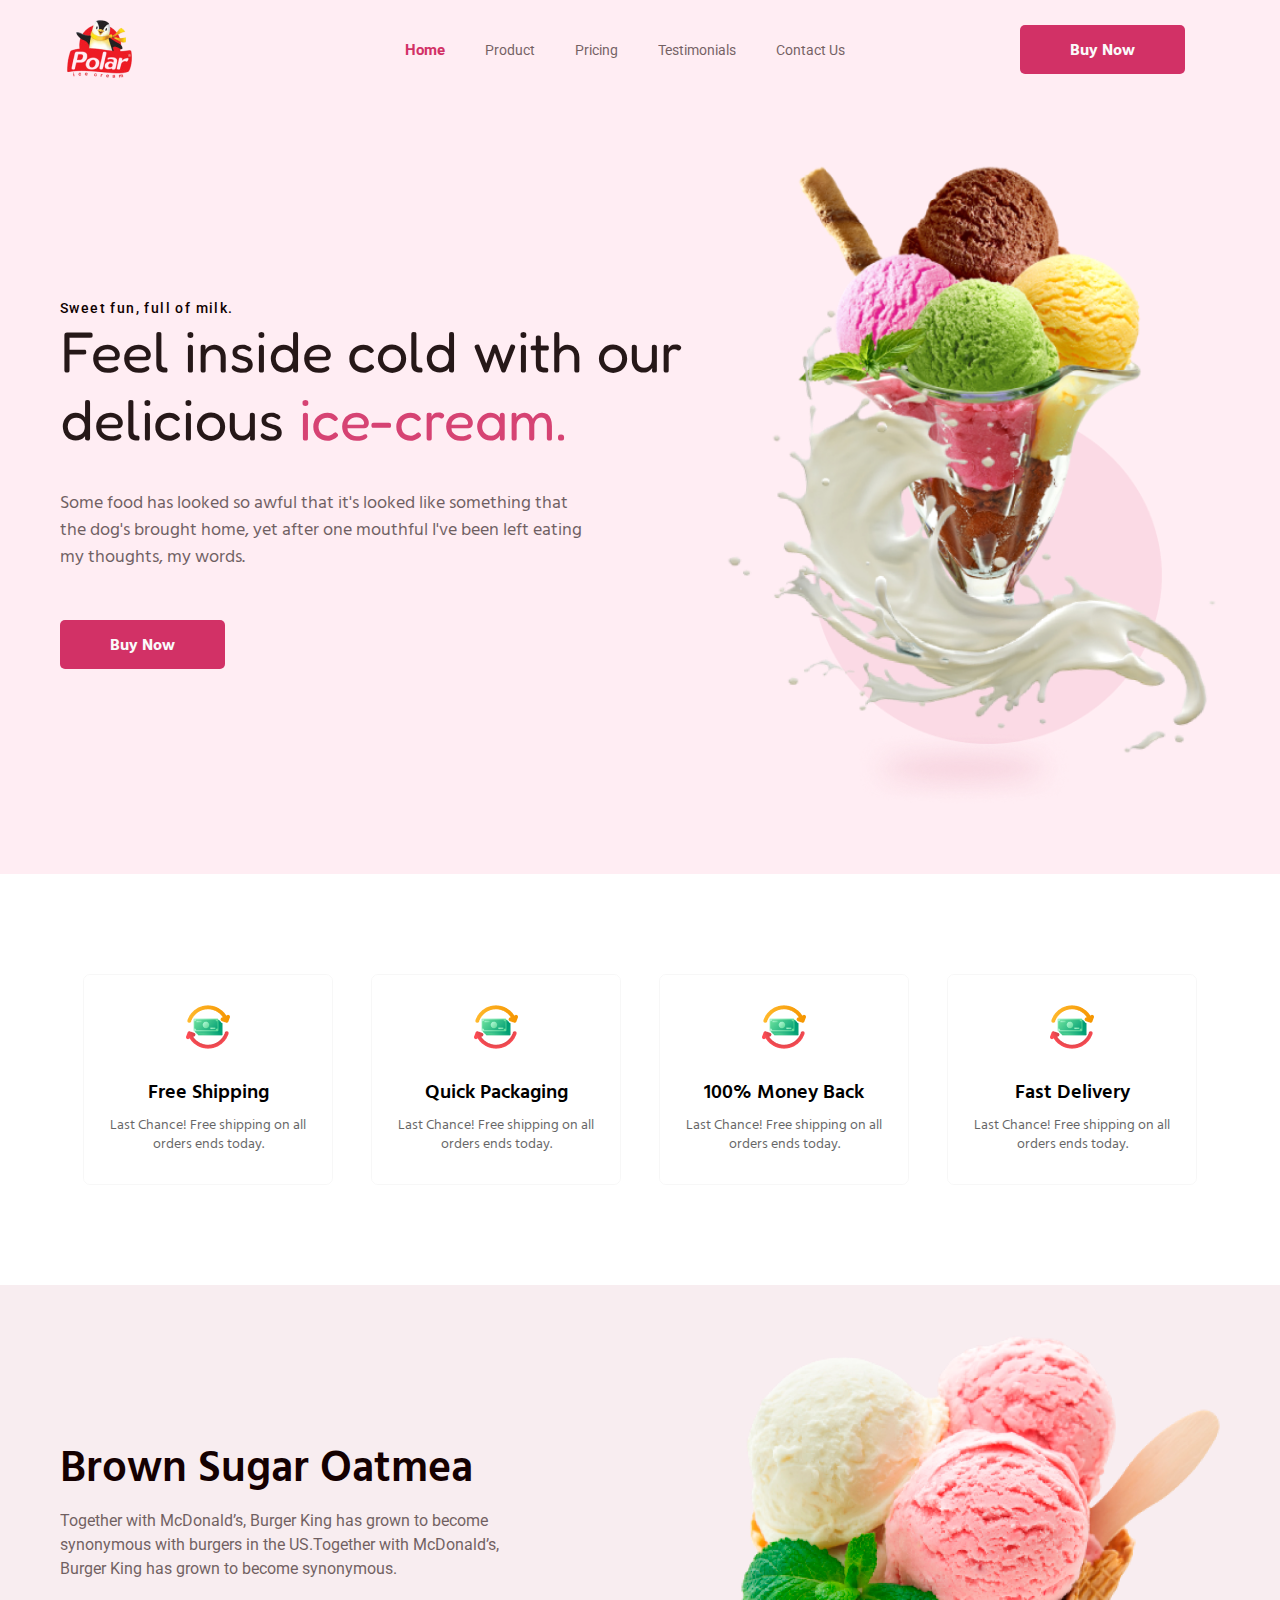
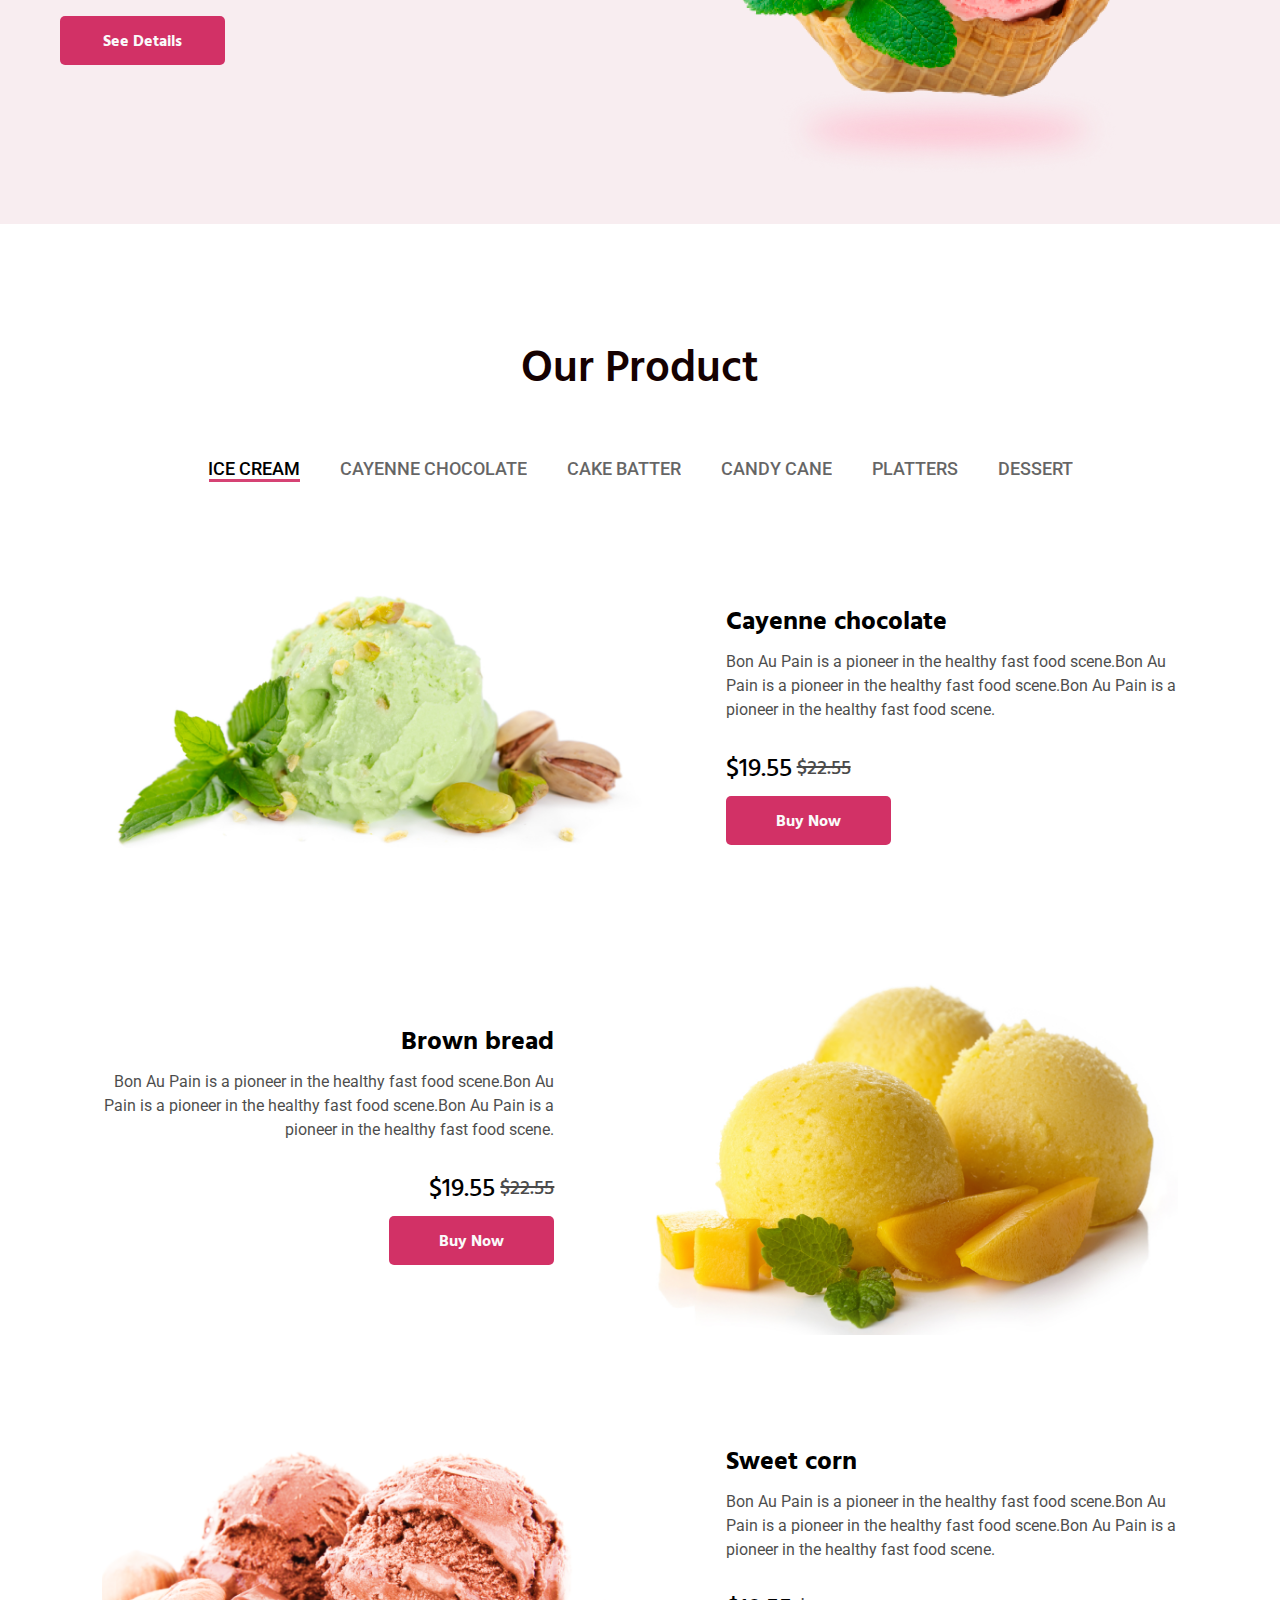
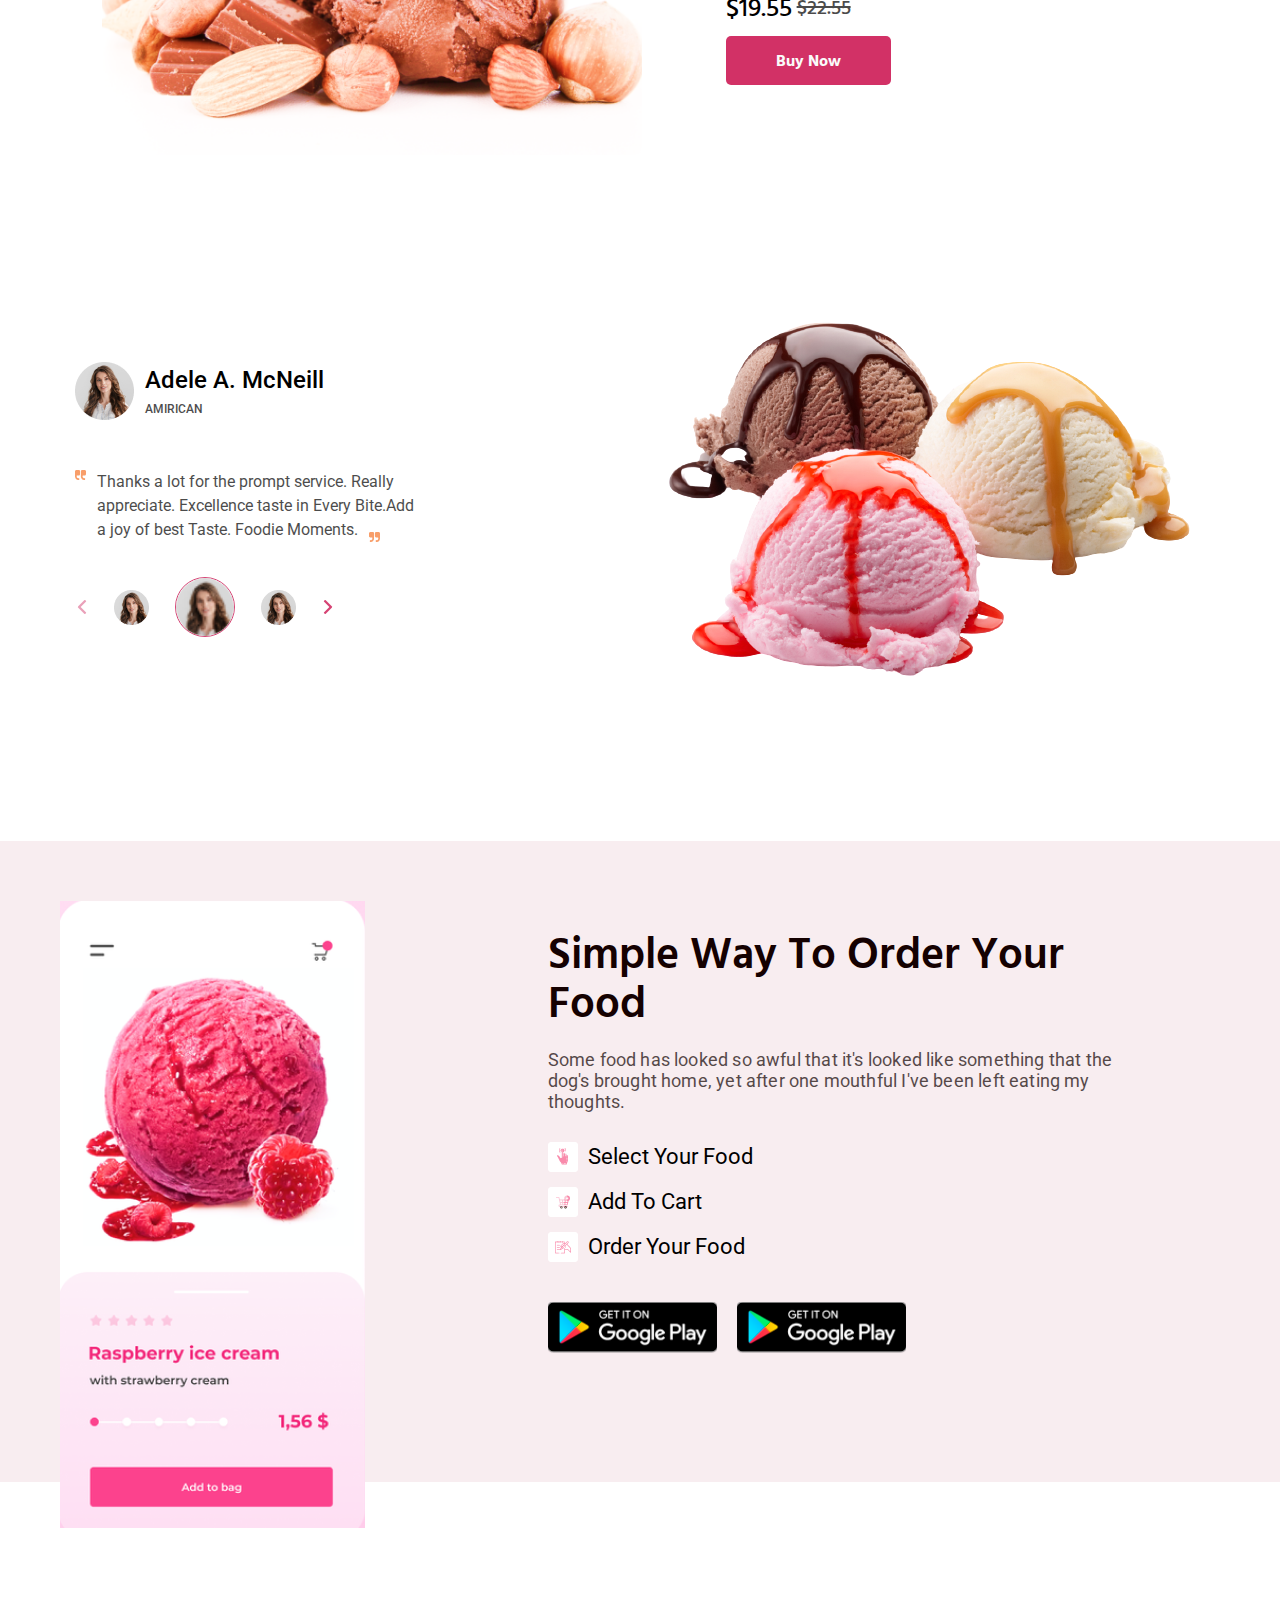
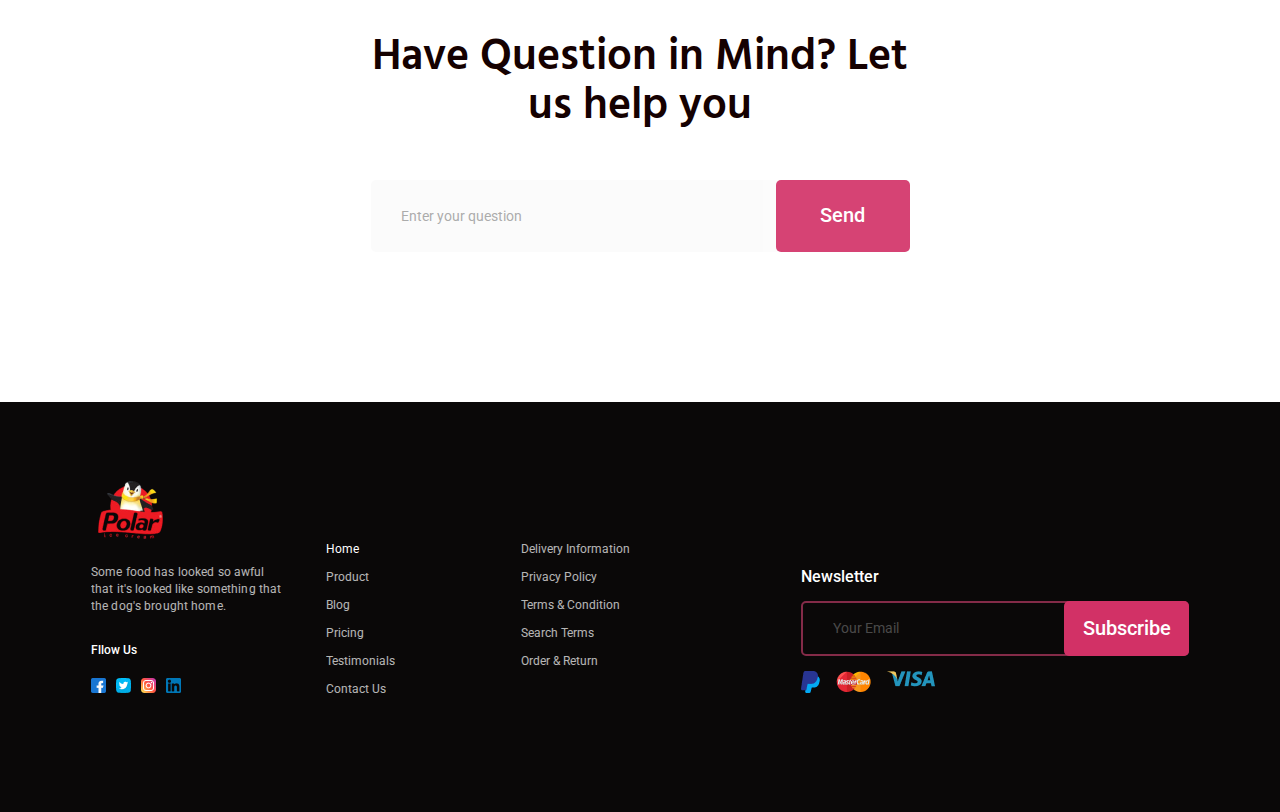
<file: index.html>
<!DOCTYPE html>
<html lang="en">
<head>    
	<meta charset="UTF-8">
	<meta name="viewport" content="width=device-width, initial-scale=1.0, maximum-scale=1.0, user-scalable=0">
	<title>Polar</title>
	<link rel="preconnect" href="https://fonts.googleapis.com">
	<link rel="preconnect" href="https://fonts.gstatic.com" crossorigin>
	<link href="https://fonts.googleapis.com/css2?family=Fredoka+One&family=Hind+Madurai:wght@400;600&family=Roboto:wght@400;500;700&display=swap" rel="stylesheet">
	<link rel="stylesheet" href="css/style.css">
</head>
<body>
	<!-- header start -->
	<header class="header">
		<div class="container">
			<div class="header__body">
			<a href="#" target="_blank" class="header__logo logo"><img src="img/logo.png" alt="photo"></a>
				<nav class="header__menu menu">
					<ul class="menu__list">
						<li class="menu__item item-menu"><a class="item-menu__link item-menu__link_active" href="#">Home</a></li>
						<li class="menu__item item-menu"><a class="item-menu__link" href="#">Product</a></li>
						<li class="menu__item item-menu"><a class="item-menu__link" href="#">Pricing</a></li>
						<li class="menu__item item-menu"><a class="item-menu__link" href="#">Testimonials</a></li>
						<li class="menu__item item-menu"><a class="item-menu__link" href="#">Contact Us</a></li>
					</ul>
				</nav>
				<a href="#" class="header__button button">Buy Now</a>
			</div>
		</div>
	</header>
	<!-- header end -->

	<!-- main start -->
	<main class="content">
		<!-- info start -->
		<section class="info">
			<div class="container">
				<div class="info__body">
					<div class="info__offer">
						<small class="info__small-text">
							Sweet fun, full of milk.
						</small>
						<h1 class="info__title">
							Feel inside cold with our delicious <span class="info__title_pink">ice-cream.</span>
						</h1>
						<p class="info__text">
							Some food has looked so awful that it's looked like something that the dog's brought home, yet after one mouthful I've been left eating my thoughts, my words.
						</p>
						<a href="#" target="_blank" class="info__button button">Buy Now</a>
					</div>
					<div class="info__decoration">
						<img src="img/polar.png" alt="photo">
					</div>
				</div>
			</div>
		</section>
		<!-- info end -->
		<!-- triggers start -->
		<section class="triggers">
			<div class="container">
				<div class="triggers__body">
					<div class="triggers__row">
						<div class="triggers__column">
							<div class="triggers__item item-triggers">
								<img src="img/icon3.png" alt="photo" class="item-triggers__icon">
								<h5 class="item-triggers__title">
									Free Shipping
							    </h5>
								<p class="item-triggers__text">
									Last Chance! Free shipping on all orders ends today.
								</p>
							</div>
						</div>
						<div class="triggers__column">
							<div class="triggers__item item-triggers">
								<img src="img/icon3.png" alt="photo" class="item-triggers__icon">
								<h5 class="item-triggers__title">
									Quick Packaging
							    </h5>
								<p class="item-triggers__text">
									Last Chance! Free shipping on all orders ends today.
								</p>
							</div>
						</div>
						<div class="triggers__column">
							<div class="triggers__item item-triggers">
								<img src="img/icon3.png" alt="photo" class="item-triggers__icon">
								<h5 class="item-triggers__title">
									100% Money Back
							    </h5>
								<p class="item-triggers__text">
									Last Chance! Free shipping on all orders ends today.
								</p>
							</div>
						</div>
						<div class="triggers__column">
							<div class="triggers__item item-triggers">
								<img src="img/icon3.png" alt="photo" class="item-triggers__icon">
								<h5 class="item-triggers__title">
									Fast Delivery
							    </h5>
								<p class="item-triggers__text">
									Last Chance! Free shipping on all orders ends today.
								</p>
							</div>
						</div>
					</div>
				</div>
			</div>
		</section>
		<!-- triggers end -->

		<!-- oatmeal start -->
		<section class="oatmeal">
			<div class="container">
				<div class="oatmeal__body">
					<div class="oatmeal__offer">
						<h2 class="oatmeal__title title">
							Brown Sugar Oatmea
						</h2>
						<p class="oatmeal__text">
							Together with McDonald’s, Burger King has grown to become synonymous with burgers in the US.Together with McDonald’s, Burger King has grown to become synonymous.
						</p>
						<a href="#" class="oatmeal__button button">See Details</a>
					</div>
					<div class="oatmeal__decoration">
						<img src="img/oatmeal.png" alt="photo">
					</div>
				</div>
			</div>
		</section>
		<!-- oatmeal end -->

		<!-- product start -->
		<section class="product">
			<div class="container">
				<div class="product__body">
					<h2 class="product__title title">Our Product</h2>
					<nav class="product__menu">
						<ul class="product__list">
							<li class="product__item item-product">
								<a href="#" class="item-product__link item-product__link_active">ICE CREAM</a>
							</li>
							<li class="product__item item-product">
								<a href="#" class="item-product__link">CAYENNE CHOCOLATE</a>
							</li>
							<li class="product__item item-product">
								<a href="#" class="item-product__link">CAKE BATTER</a>
							</li>
							<li class="product__item item-product">
								<a href="#" class="item-product__link">CANDY CANE</a>
							</li>
							<li class="product__item item-product">
								<a href="#" class="item-product__link">PLATTERS</a>
							</li>
							<li class="product__item item-product">
								<a href="#" class="item-product__link">DESSERT</a>
							</li>
						</ul>
					</nav>
					<div class="product__ice-cream cream-ice">
						<div class="cream-ice__decoration">
							<img src="img/ice-cream1.png" alt="photo">
						</div>
						<div class="cream-ice__info">
							<h3 class="cream-ice__title">
								Cayenne chocolate 
							</h3>
							<p class="cream-ice__text">
								Bon Au Pain is a pioneer in the healthy fast food scene.Bon Au Pain is a pioneer in the healthy fast food scene.Bon Au Pain is a pioneer in the healthy fast food scene.
							</p>
							<div class="stock">
								<span class="stock__price">$19.55</span>
								<span class="stock__price stock__price_line-through">$22.55</span>
							</div>
							<a href="#" target="_blank" class="ice-cream__button button">Buy Now</a>
						</div>
					</div>
					<div class="product__ice-cream cream-ice cream-ice_row-reverse">
						<div class="cream-ice__decoration">
							<img src="img/ice-cream2.png" alt="photo">
						</div>
						<div class="cream-ice__info">
							<h3 class="cream-ice__title cream-ice__title_align-right">
								Brown bread
							</h3>
							<p class="cream-ice__text cream-ice__text_align-right">
								Bon Au Pain is a pioneer in the healthy fast food scene.Bon Au Pain is a pioneer in the healthy fast food scene.Bon Au Pain is a pioneer in the healthy fast food scene.
							</p>
							<div class="stock stock_align-right">
								<span class="stock__price">$19.55</span>
								<span class="stock__price stock__price_line-through">$22.55</span>
							</div>
							<a href="#" target="_blank" class="ice-cream__button ice-cream__button_align-right button">Buy Now</a>
						</div>
					</div>
					<div class="product__ice-cream cream-ice">
						<div class="cream-ice__decoration">
							<img src="img/ice-cream3.png" alt="photo">
						</div>
						<div class="cream-ice__info">
							<h3 class="cream-ice__title">
								Sweet corn
							</h3>
							<p class="cream-ice__text">
								Bon Au Pain is a pioneer in the healthy fast food scene.Bon Au Pain is a pioneer in the healthy fast food scene.Bon Au Pain is a pioneer in the healthy fast food scene.
							</p>
							<div class="stock">
								<span class="stock__price">$19.55</span>
								<span class="stock__price stock__price_line-through">$22.55</span>
							</div>
							<a href="#" target="_blank" class="ice-cream__button button">Buy Now</a>
						</div>
					</div>	
				</div>
			</div>
		</section>
		<!-- product end -->

		<!-- feedback start -->
		<section class="feedback">
			<div class="container">
				<div class="feedback__body">

					<div class="feedback__account account-feedback">
						<div class="account-feedback__info info-feedback">
							<img src="img/girls.png" alt="photo" class="info-feedback__logo">
							<div class="info-feedback__content content-feedback">
								<h4 class="content-feedback__title">
									Adele A. McNeill
								</h4>
								<small class="content-feedback__small small-feedback">
									AMIRICAN
								</small>
							</div>	
						</div>
						<div class="account-feedback__review review-feedback">
							<blockquote class="review-feedback__quote">
								Thanks a lot for the prompt service. Really appreciate. Excellence taste in Every Bite.Add a joy of best Taste. Foodie Moments.
							</blockquote>
						</div>
						<div class="account-feedback__slider slider-feedback">
							<img src="img/slider-photo.png" alt="photo" class="slider-feedback__icon">
							<img src="img/slider-photo.png" alt="photo" class="slider-feedback__icon slider-feedback__icon_active">
							<img src="img/slider-photo.png" alt="photo" class="slider-feedback__icon">
						</div>
					</div>
					<div class="feedback__decoration">
						<img src="img/feedback.png" alt="photo">
					</div>
				</div>
			</div>
		</section>
		<!-- feedback end -->

		<!-- order start -->
		<section class="order">
			<div class="container">
				<div class="order__body">
					<div class="order__decoration">
						<img src="img/order-polar.png" alt="photo">
					</div>
					<div class="order__info">
						<h2 class="order__title title">
							Simple Way To Order Your Food
						</h2>
						<p class="order__text">
							Some food has looked so awful that it's looked like something that the dog's brought home, yet after one mouthful I've been left eating my thoughts.
						</p>
						<div class="order__prompt prompt-order">
							<div class="prompt-order__item item-order">
								<img class="item-order__icon" src="img/hand.png" alt="photo">
								<p class="item-order__text">Select Your Food</p> 
							</div>
							<div class="prompt-order__item item-order">
								<img class="item-order__icon" src="img/purchase.png" alt="photo">
								<p class="item-order__text">Add To Cart</p> 
							</div>
							<div class="prompt-order__item item-order">
								<img class="item-order__icon" src="img/recording.png" alt="photo">
								<p class="item-order__text">Order Your Food</p> 
							</div>
						</div>
						<div class="order__loading">
							<a href="#" target="_blank" class="order__link">
								<img src="img/play-market.png" alt="photo">
							</a>
							<a href="#" target="_blank" class="order__link">
								<img src="img/play-market.png" alt="photo">
							</a>
						</div>
					</div>
				</div>
			</div>
		</section>
		<!-- order end -->

		<!-- connection start -->
		<section class="connection">
			<div class="container">
				<div class="connection__body">
					<h2 class="connection__title title">
						Have Question in Mind? Let us help you
					</h2>
					<form class="search-form" action="#">
						<input tabindex="1" name="question" type="text" class="search-form__input" placeholder="Enter your question" required>
						<button class="search-form__button button-small">Send</button>
					</form>
				</div>
			</div>
		</section>
		<!-- connection end -->
	</main>
	<!-- main end -->
	<!-- footer start -->
		<footer class="footer">
			<div class="container">
				<div class="footer__body">
					<div class="footer__main">
						<img src="img/footer-logo.png" alt="photo" class="footer__logo">
						<p class="footer__text">
							Some food has looked so awful that it's looked like something that the dog's brought home.
						</p>
						<small class="small-feedback_white">
							Fllow Us
						</small>
						<div class="footer__links">
							<a href="#" class="footer__link">
								<img src="img/facebook.png" alt="photo">
							</a>
							<a href="#" class="footer__link">
								<img src="img/twitter.png" alt="photo">
							</a>
							<a href="#" class="footer__link">
								<img src="img/instagram.png" alt="photo">
							</a>
							<a href="#" class="footer__link">
								<img src="img/linkedin.png" alt="photo">
							</a>
						</div>
					</div>
					<div class="footer__wrapper">
						<ul class="footer__menu menu-footer">
						<li class="menu-footer__item item-footer">
							<a href="#" class="item-footer__link item-footer__link_active" target="_blank">Home</a>
						</li>
						<li class="menu-footer__item item-footer">
							<a href="#" class="item-footer__link" target="_blank">Product</a>
						</li>
						<li class="menu-footer__item item-footer">
							<a href="#" class="item-footer__link" target="_blank">Blog</a>
						</li>
						<li class="menu-footer__item item-footer">
							<a href="#" class="item-footer__link" target="_blank">Pricing</a>
						</li>
						<li class="menu-footer__item item-footer">
							<a href="#" class="item-footer__link" target="_blank">Testimonials</a>
						</li>
						<li class="menu-footer__item item-footer">
							<a href="#" class="item-footer__link" target="_blank">Contact Us</a>
						</li>
						</ul>
						<ul class="footer__menu footer__menu_align-top menu-footer">
						<li class="menu-footer__item item-footer">
							<a href="#" class="item-footer__link" target="_blank">Delivery Information</a>
						</li>
						<li class="menu-footer__item item-footer">
							<a href="#" class="item-footer__link" target="_blank">Privacy Policy</a>
						</li>
						<li class="menu-footer__item item-footer">
							<a href="#" class="item-footer__link" target="_blank">Terms & Condition</a>
						</li>
						<li class="menu-footer__item item-footer">
							<a href="#" class="item-footer__link" target="_blank">Search Terms</a>
						</li>
						<li class="menu-footer__item item-footer">
							<a href="#" class="item-footer__link" target="_blank">Order & Return</a>
						</li>
						</ul>
					</div>
					<div class="footer__mail">
						<h6 class="footer__title">
							Newsletter
						</h6>
						<form action="#" class="search-email">
							<input tabindex="1" name="email" type="email" class="search-email__input" placeholder="Your Email" required>
							<button class="search-email__button">Subscribe</button>
						</form>
						<div class="footer__bcards bcards-footer">
							<a href="#" class="bcards-footer__item item-bcards" target="_blank">
								<img src="img/twop.png" alt="photo" class="item-bcards__link">
							</a>
							<a href="#" class="bcards-footer__item item-bcards" target="_blank">
								<img src="img/mastercard.png" alt="photo" class="item-bcards__link">
							</a>
							<a href="#" class="bcards-footer__item item-bcards" target="_blank">
								<img src="img/visa.png" alt="photo" class="item-bcards__link">
							</a>
						</div>
					</div>
				</div>
			</div>
		</footer>
	<!-- footer end -->
</body>
</html>
</file>
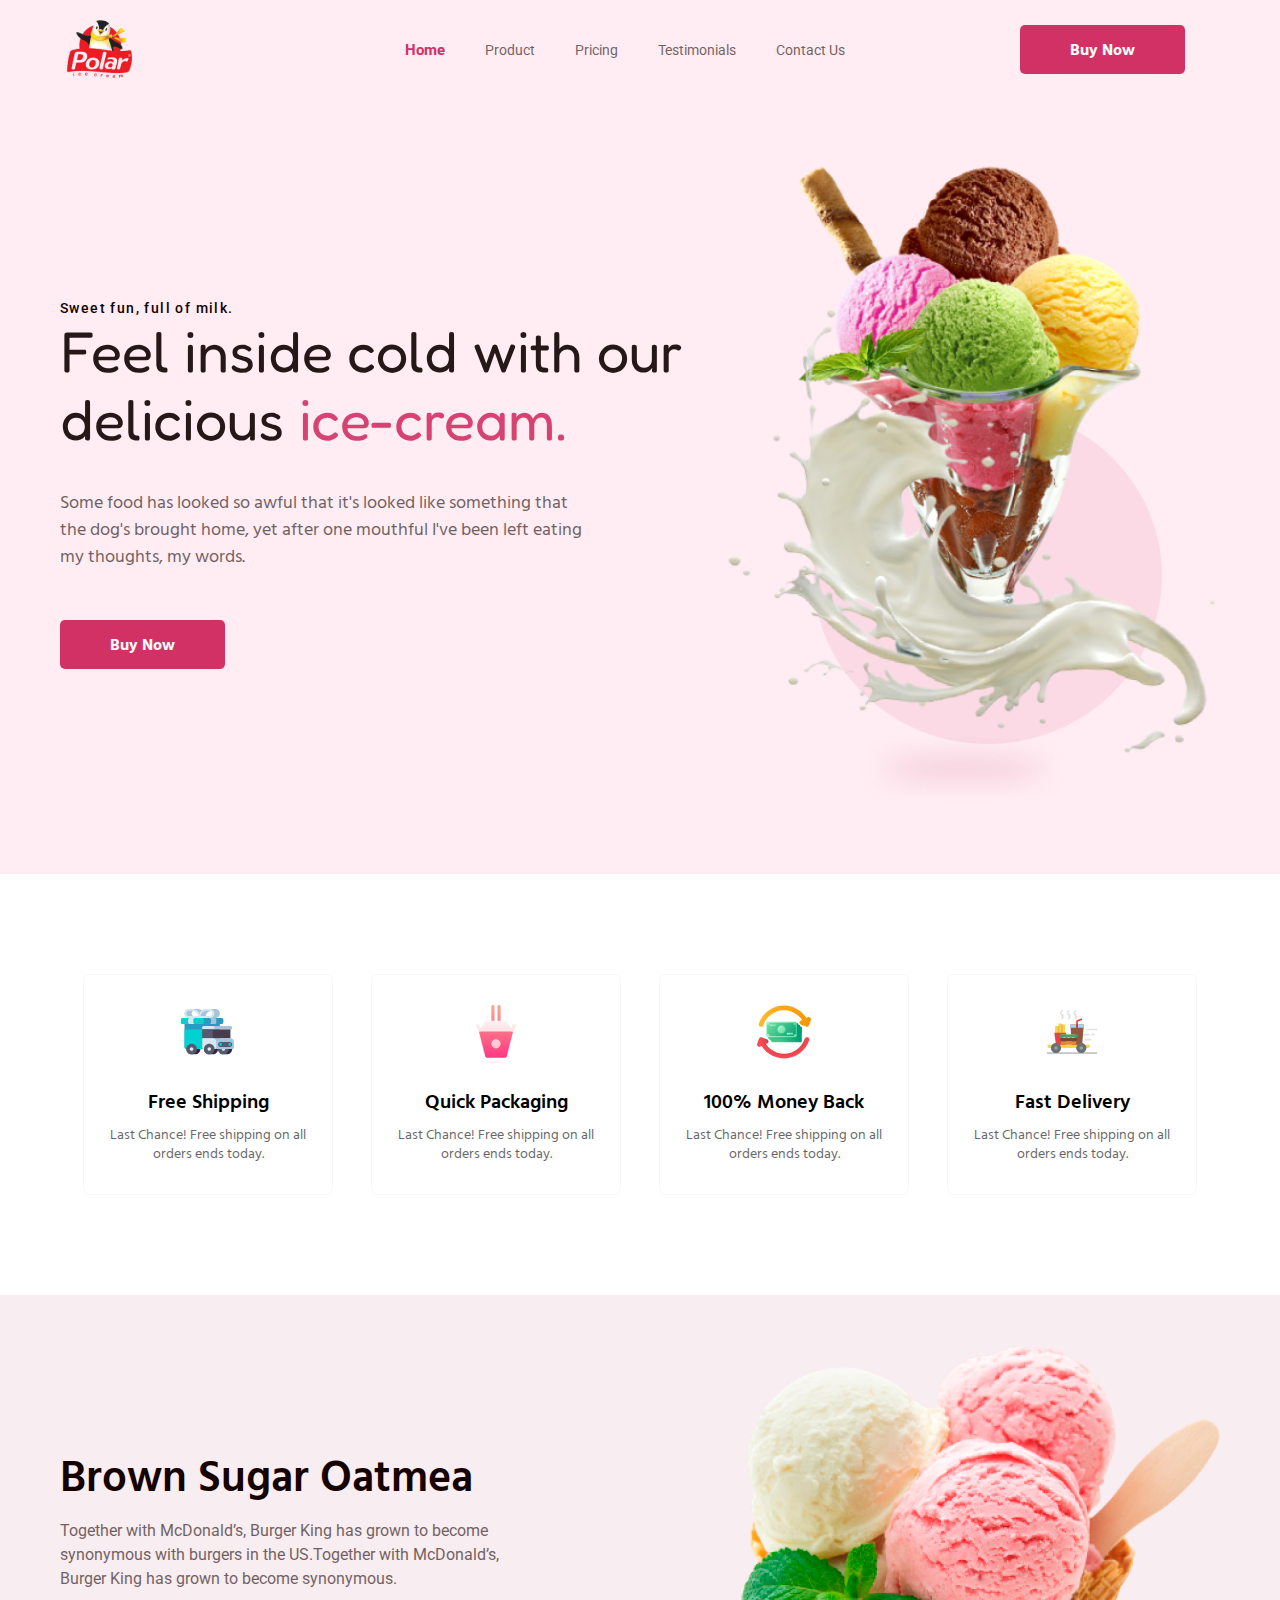
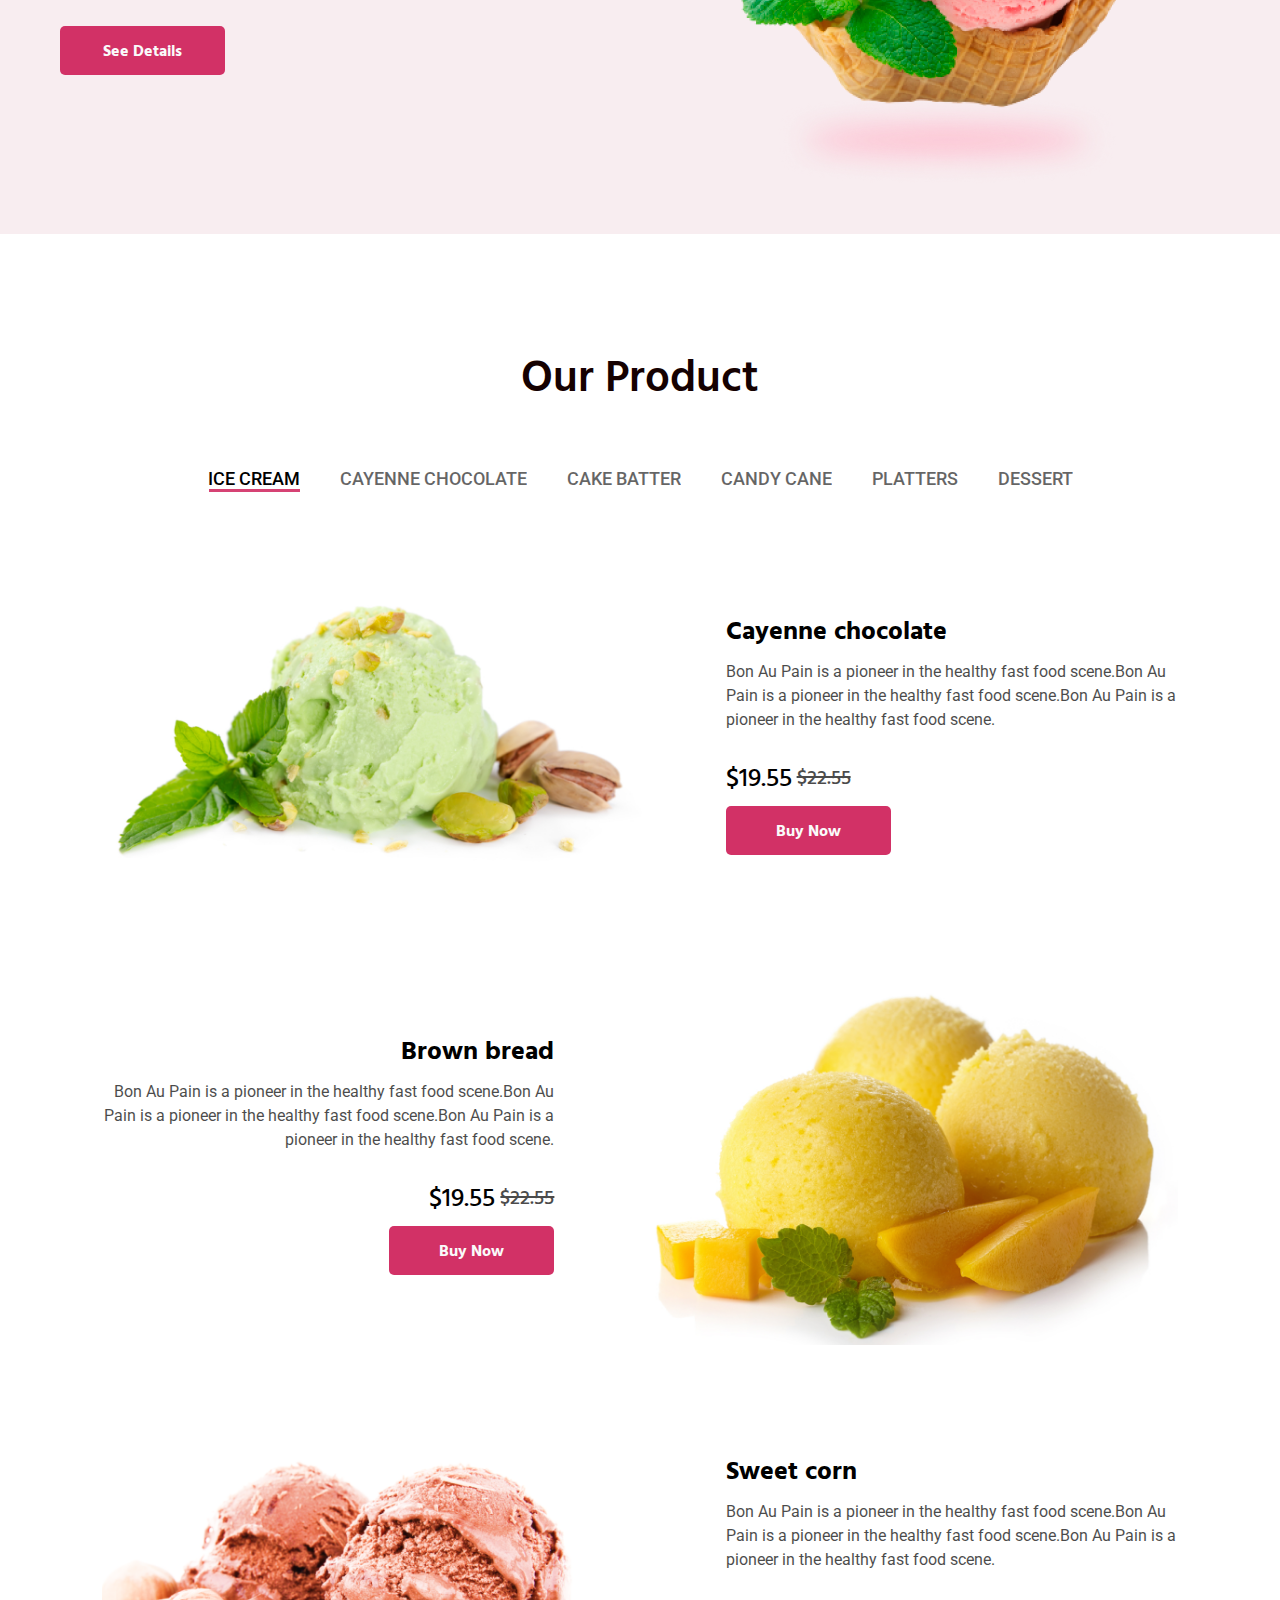
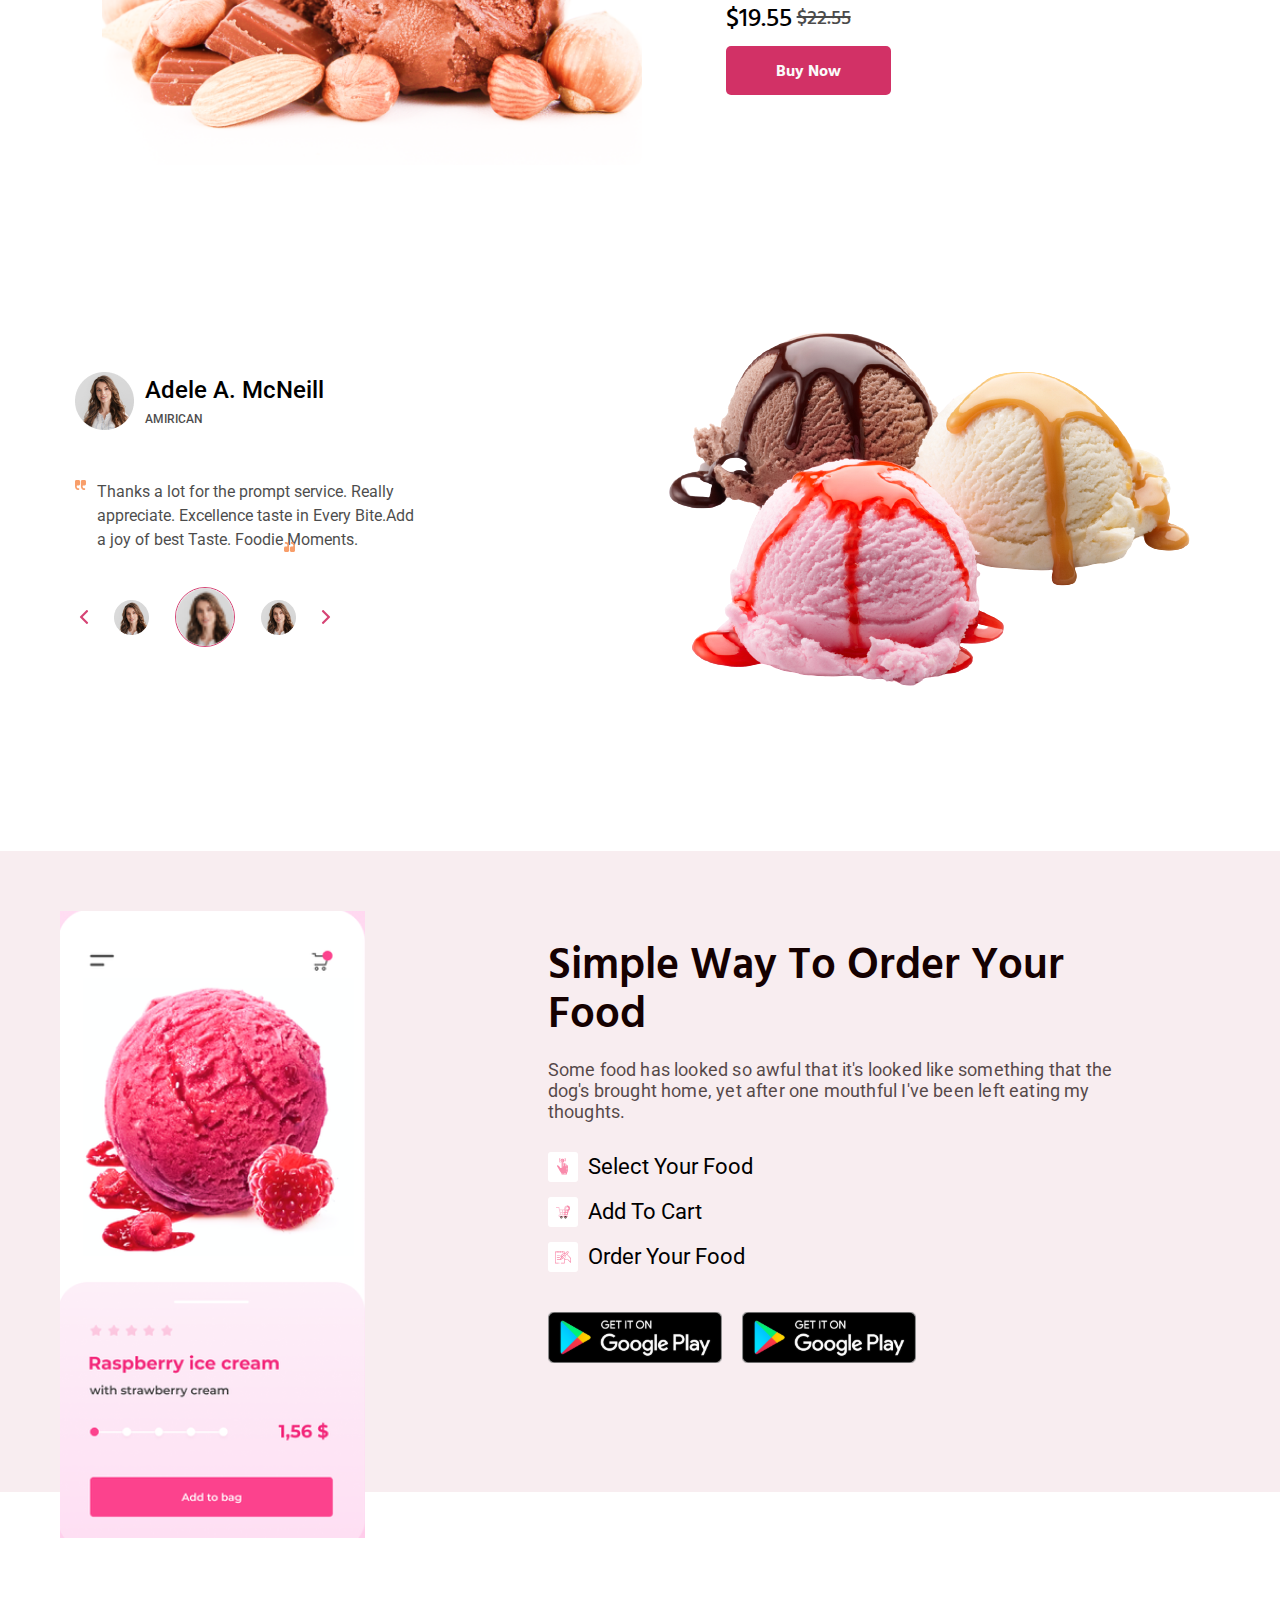
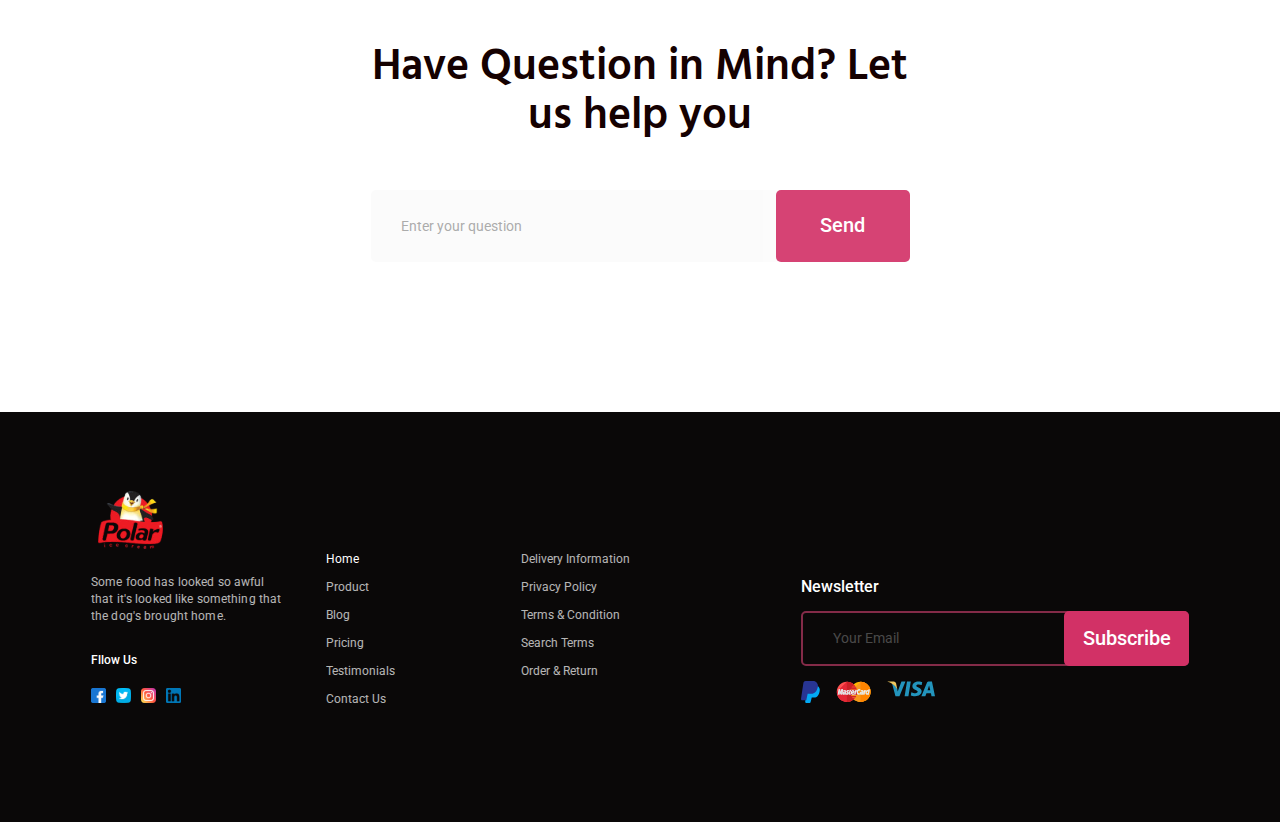
<file: polar2.0 БЭМ/index.html>
<!DOCTYPE html>
<html lang="en">
<head>      
	<meta charset="UTF-8">
	<meta name="viewport" content="width=device-width, initial-scale=1.0, maximum-scale=1.0, user-scalable=0">
	<title>Polar</title>
	<link rel="preconnect" href="https://fonts.googleapis.com">
	<link rel="preconnect" href="https://fonts.gstatic.com" crossorigin>
	<link href="https://fonts.googleapis.com/css2?family=Fredoka+One&family=Hind+Madurai:wght@400;600&family=Roboto:wght@400;500;700&display=swap" rel="stylesheet">
	<link rel="stylesheet" href="css/style.css">
</head>
<body>
	<!-- header start -->
	<header class="header">
		<div class="container">
			<div class="header__body">
			<a href="#" target="_blank" class="header__logo logo"><img src="img/logo.svg" alt="photo"></a>
				<nav class="header__menu menu">
					<ul class="menu__list">
						<li class="menu__item item-menu"><a class="item-menu__link item-menu__link_active" href="#">Home</a></li>
						<li class="menu__item item-menu"><a class="item-menu__link" href="#">Product</a></li>
						<li class="menu__item item-menu"><a class="item-menu__link" href="#">Pricing</a></li>
						<li class="menu__item item-menu"><a class="item-menu__link" href="#">Testimonials</a></li>
						<li class="menu__item item-menu"><a class="item-menu__link" href="#">Contact Us</a></li>
					</ul>
				</nav>
				<a href="#" class="header__button button">Buy Now</a>
			</div>
		</div>
	</header>
	<!-- header end -->

	<!-- main start -->
	<main class="content">
		<!-- info start -->
		<section class="info">
			<div class="container">
				<div class="info__body">
					<div class="info__offer">
						<small class="info__small-text">
							Sweet fun, full of milk.
						</small>
						<h1 class="info__title">
							Feel inside cold with our delicious <span class="info__title_pink">ice-cream.</span>
						</h1>
						<p class="info__text">
							Some food has looked so awful that it's looked like something that the dog's brought home, yet after one mouthful I've been left eating my thoughts, my words.
						</p>
						<a href="#" target="_blank" class="info__button button">Buy Now</a>
					</div>
					<div class="info__decoration">
						<img src="img/polar.png" alt="photo">
					</div>
				</div>
			</div>
		</section>
		<!-- info end -->
		<!-- triggers start -->
		<section class="triggers">
			<div class="container">
				<div class="triggers__body">
					<div class="triggers__row">
						<div class="triggers__column">
							<div class="triggers__item item-triggers">
								<img src="img/icon1.svg" alt="photo" class="item-triggers__icon">
								<h5 class="item-triggers__title">
									Free Shipping
							    </h5>
								<p class="item-triggers__text">
									Last Chance! Free shipping on all orders ends today.
								</p>
							</div>
						</div>
						<div class="triggers__column">
							<div class="triggers__item item-triggers">
								<img src="img/icon2.svg" alt="photo" class="item-triggers__icon">
								<h5 class="item-triggers__title">
									Quick Packaging
							    </h5>
								<p class="item-triggers__text">
									Last Chance! Free shipping on all orders ends today.
								</p>
							</div>
						</div>
						<div class="triggers__column">
							<div class="triggers__item item-triggers">
								<img src="img/icon3.svg" alt="photo" class="item-triggers__icon">
								<h5 class="item-triggers__title">
									100% Money Back
							    </h5>
								<p class="item-triggers__text">
									Last Chance! Free shipping on all orders ends today.
								</p>
							</div>
						</div>
						<div class="triggers__column">
							<div class="triggers__item item-triggers">
								<img src="img/icon4.svg" alt="photo" class="item-triggers__icon">
								<h5 class="item-triggers__title">
									Fast Delivery
							    </h5>
								<p class="item-triggers__text">
									Last Chance! Free shipping on all orders ends today.
								</p>
							</div>
						</div>
					</div>
				</div>
			</div>
		</section>
		<!-- triggers end -->

		<!-- oatmeal start -->
		<section class="oatmeal">
			<div class="container">
				<div class="oatmeal__body">
					<div class="oatmeal__offer">
						<h2 class="oatmeal__title title">
							Brown Sugar Oatmea
						</h2>
						<p class="oatmeal__text">
							Together with McDonald’s, Burger King has grown to become synonymous with burgers in the US.Together with McDonald’s, Burger King has grown to become synonymous.
						</p>
						<a href="#" class="oatmeal__button button">See Details</a>
					</div>
					<div class="oatmeal__decoration">
						<img src="img/oatmeal.png" alt="photo">
					</div>
				</div>
			</div>
		</section>
		<!-- oatmeal end -->

		<!-- product start -->
		<section class="product">
			<div class="container">
				<div class="product__body">
					<h2 class="product__title title">Our Product</h2>
					<nav class="product__menu">
						<ul class="product__list">
							<li class="product__item item-product">
								<a href="#" class="item-product__link item-product__link_active">ICE CREAM</a>
							</li>
							<li class="product__item item-product">
								<a href="#" class="item-product__link">CAYENNE CHOCOLATE</a>
							</li>
							<li class="product__item item-product">
								<a href="#" class="item-product__link">CAKE BATTER</a>
							</li>
							<li class="product__item item-product">
								<a href="#" class="item-product__link">CANDY CANE</a>
							</li>
							<li class="product__item item-product">
								<a href="#" class="item-product__link">PLATTERS</a>
							</li>
							<li class="product__item item-product">
								<a href="#" class="item-product__link">DESSERT</a>
							</li>
						</ul>
					</nav>
					<div class="product__ice-cream cream-ice">
						<div class="cream-ice__decoration">
							<img src="img/ice-cream1.png" alt="photo">
						</div>
						<div class="cream-ice__info">
							<h3 class="cream-ice__title">
								Cayenne chocolate 
							</h3>
							<p class="cream-ice__text">
								Bon Au Pain is a pioneer in the healthy fast food scene.Bon Au Pain is a pioneer in the healthy fast food scene.Bon Au Pain is a pioneer in the healthy fast food scene.
							</p>
							<div class="stock">
								<span class="stock__price">$19.55</span>
								<span class="stock__price stock__price_line-through">$22.55</span>
							</div>
							<a href="#" target="_blank" class="ice-cream__button button">Buy Now</a>
						</div>
					</div>
					<div class="product__ice-cream cream-ice cream-ice_row-reverse">
						<div class="cream-ice__decoration">
							<img src="img/ice-cream2.png" alt="photo">
						</div>
						<div class="cream-ice__info">
							<h3 class="cream-ice__title cream-ice__title_align-right">
								Brown bread
							</h3>
							<p class="cream-ice__text cream-ice__text_align-right">
								Bon Au Pain is a pioneer in the healthy fast food scene.Bon Au Pain is a pioneer in the healthy fast food scene.Bon Au Pain is a pioneer in the healthy fast food scene.
							</p>
							<div class="stock stock_align-right">
								<span class="stock__price">$19.55</span>
								<span class="stock__price stock__price_line-through">$22.55</span>
							</div>
							<a href="#" target="_blank" class="ice-cream__button ice-cream__button_align-right button">Buy Now</a>
						</div>
					</div>
					<div class="product__ice-cream cream-ice">
						<div class="cream-ice__decoration">
							<img src="img/ice-cream3.png" alt="photo">
						</div>
						<div class="cream-ice__info">
							<h3 class="cream-ice__title">
								Sweet corn
							</h3>
							<p class="cream-ice__text">
								Bon Au Pain is a pioneer in the healthy fast food scene.Bon Au Pain is a pioneer in the healthy fast food scene.Bon Au Pain is a pioneer in the healthy fast food scene.
							</p>
							<div class="stock">
								<span class="stock__price">$19.55</span>
								<span class="stock__price stock__price_line-through">$22.55</span>
							</div>
							<a href="#" target="_blank" class="ice-cream__button button">Buy Now</a>
						</div>
					</div>	
				</div>
			</div>
		</section>
		<!-- product end -->

		<!-- feedback start -->
		<section class="feedback">
			<div class="container">
				<div class="feedback__body">

					<div class="feedback__account account-feedback">
						<div class="account-feedback__info info-feedback">
							<img src="img/girls.png" alt="photo" class="info-feedback__logo">
							<div class="info-feedback__content content-feedback">
								<h4 class="content-feedback__title">
									Adele A. McNeill
								</h4>
								<small class="content-feedback__small small-feedback">
									AMIRICAN
								</small>
							</div>	
						</div>
						<div class="account-feedback__review review-feedback">
							<blockquote class="review-feedback__quote">
								Thanks a lot for the prompt service. Really appreciate. Excellence taste in Every Bite.Add a joy of best Taste. Foodie Moments.
							</blockquote>
						</div>
						<div class="account-feedback__slider slider-feedback">
							<img src="img/slider-photo.png" alt="photo" class="slider-feedback__icon">
							<img src="img/slider-photo.png" alt="photo" class="slider-feedback__icon slider-feedback__icon_active">
							<img src="img/slider-photo.png" alt="photo" class="slider-feedback__icon">
						</div>
					</div>
					<div class="feedback__decoration">
						<img src="img/feedback.png" alt="photo">
					</div>
				</div>
			</div>
		</section>
		<!-- feedback end -->

		<!-- order start -->
		<section class="order">
			<div class="container">
				<div class="order__body">
					<div class="order__decoration">
						<img src="img/order-polar.png" alt="photo">
					</div>
					<div class="order__info">
						<h2 class="order__title title">
							Simple Way To Order Your Food
						</h2>
						<p class="order__text">
							Some food has looked so awful that it's looked like something that the dog's brought home, yet after one mouthful I've been left eating my thoughts.
						</p>
						<div class="order__prompt prompt-order">
							<div class="prompt-order__item item-order">
								<img class="item-order__icon" src="img/hand.svg" alt="photo">
								<p class="item-order__text">Select Your Food</p> 
							</div>
							<div class="prompt-order__item item-order">
								<img class="item-order__icon" src="img/purchase.svg" alt="photo">
								<p class="item-order__text">Add To Cart</p> 
							</div>
							<div class="prompt-order__item item-order">
								<img class="item-order__icon" src="img/recording.svg" alt="photo">
								<p class="item-order__text">Order Your Food</p> 
							</div>
						</div>
						<div class="order__loading">
							<a href="#" target="_blank" class="order__link">
								<img src="img/play-market.svg" alt="photo">
							</a>
							<a href="#" target="_blank" class="order__link">
								<img src="img/play-market.svg" alt="photo">
							</a>
						</div>
					</div>
				</div>
			</div>
		</section>
		<!-- order end -->

		<!-- connection start -->
		<section class="connection">
			<div class="container">
				<div class="connection__body">
					<h2 class="connection__title title">
						Have Question in Mind? Let us help you
					</h2>
					<form class="search-form" action="#">
						<input tabindex="1" name="question" type="text" class="search-form__input" placeholder="Enter your question" required>
						<button class="search-form__button button-small">Send</button>
					</form>
				</div>
			</div>
		</section>
		<!-- connection end -->
	</main>
	<!-- main end -->
	<!-- footer start -->
		<footer class="footer">
			<div class="container">
				<div class="footer__body">
					<div class="footer__main">
						<img src="img/footer-logo.svg" alt="photo" class="footer__logo">
						<p class="footer__text">
							Some food has looked so awful that it's looked like something that the dog's brought home.
						</p>
						<small class="small-feedback_white">
							Fllow Us
						</small>
						<div class="footer__links">
							<a href="#" class="footer__link">
								<img src="img/facebook.svg" alt="photo">
							</a>
							<a href="#" class="footer__link">
								<img src="img/twitter.svg" alt="photo">
							</a>
							<a href="#" class="footer__link">
								<img src="img/instagram.svg" alt="photo">
							</a>
							<a href="#" class="footer__link">
								<img src="img/linkedin.svg" alt="photo">
							</a>
						</div>
					</div>
					<div class="footer__wrapper">
						<ul class="footer__menu menu-footer">
						<li class="menu-footer__item item-footer">
							<a href="#" class="item-footer__link item-footer__link_active" target="_blank">Home</a>
						</li>
						<li class="menu-footer__item item-footer">
							<a href="#" class="item-footer__link" target="_blank">Product</a>
						</li>
						<li class="menu-footer__item item-footer">
							<a href="#" class="item-footer__link" target="_blank">Blog</a>
						</li>
						<li class="menu-footer__item item-footer">
							<a href="#" class="item-footer__link" target="_blank">Pricing</a>
						</li>
						<li class="menu-footer__item item-footer">
							<a href="#" class="item-footer__link" target="_blank">Testimonials</a>
						</li>
						<li class="menu-footer__item item-footer">
							<a href="#" class="item-footer__link" target="_blank">Contact Us</a>
						</li>
						</ul>
						<ul class="footer__menu footer__menu_align-top menu-footer">
						<li class="menu-footer__item item-footer">
							<a href="#" class="item-footer__link" target="_blank">Delivery Information</a>
						</li>
						<li class="menu-footer__item item-footer">
							<a href="#" class="item-footer__link" target="_blank">Privacy Policy</a>
						</li>
						<li class="menu-footer__item item-footer">
							<a href="#" class="item-footer__link" target="_blank">Terms & Condition</a>
						</li>
						<li class="menu-footer__item item-footer">
							<a href="#" class="item-footer__link" target="_blank">Search Terms</a>
						</li>
						<li class="menu-footer__item item-footer">
							<a href="#" class="item-footer__link" target="_blank">Order & Return</a>
						</li>
						</ul>
					</div>
					<div class="footer__mail">
						<h6 class="footer__title">
							Newsletter
						</h6>
						<form action="#" class="search-email">
							<input tabindex="1" name="email" type="email" class="search-email__input" placeholder="Your Email" required>
							<button class="search-email__button">Subscribe</button>
						</form>
						<div class="footer__bcards bcards-footer">
							<a href="#" class="bcards-footer__item item-bcards" target="_blank">
								<img src="img/twop.svg" alt="photo" class="item-bcards__link">
							</a>
							<a href="#" class="bcards-footer__item item-bcards" target="_blank">
								<img src="img/mastercard.svg" alt="photo" class="item-bcards__link">
							</a>
							<a href="#" class="bcards-footer__item item-bcards" target="_blank">
								<img src="img/visa.svg" alt="photo" class="item-bcards__link">
							</a>
						</div>
					</div>
				</div>
			</div>
		</footer>
	<!-- footer end -->
</body>
</html>
</file>
<file: css/style.css>
* {  
 	margin: 0;
 	padding: 0;
 	border:0;
 	box-sizing: border-box;
 	text-decoration: none;
	list-style: none;
	outline: none; /*это для того чтобы убрать границу(контур) у элемента при фокусе*/
 } 

body {
	overflow-x: hidden;
}

.container {
	max-width: 1160px;
	margin: 0 auto;
}

 /*header start*/

 .header {
 	position: absolute;
 	top: 10px;
 	width: 100%;
}

.header__body {
	display: flex;
	align-items: center;
	max-width: 1125px;
}

.logo {
	width: 79px;
	height: 79px;
}

.header__menu {
	margin-left: 266px;
}

.menu__list {
	display: flex;
	align-items: center;
	margin: 0 -20px;	
}

.menu__item {
	padding: 0 20px;
}

.item-menu__link {
	font-family: 'Roboto', sans-serif;
	font-weight: 400;
	font-size: 14px;
	line-height: 16px;
	color: #150101;
	opacity: 0.6;
}
	
.item-menu__link_active {
	font-family: 'Roboto', sans-serif;
	font-weight: 700;
	font-size: 15px;
	line-height: 18px;
	color: #D23166;
	opacity: 1;
}

.header__button {
	margin-left: auto;
}

.button {
	width: 165px;
	height: 49px;
	background: #D23166;
	border-radius: 5px;
	font-family: 'Hind Madurai',sans-serif;
	font-weight: 700;
	font-size: 16px;
	line-height: 22px;
	color: #FAFAFA;
	padding: 14px 0;	
	text-align: center;
	display: block;
	transition-duration: 700ms;
}

.button:hover {
	box-shadow: 0 0 18px rgb(210, 49, 102, 0.8);
	transition-duration: 500ms; /*время псевдоклассам наследуется*/
}

.button:active {
	box-shadow: 0 0 18px rgb(209, 38, 94);
	background-color: #d1265e;
	transition-duration: 500ms; /*время псевдоклассам наследуется(здесь будет 500ms)*/
}

/*header end*/


/*main start*/
/*info start*/

.info {
	padding: 159px 0 65px 0;
	background-color: #ffedf3;
}

.info__body {
	display: flex;
	align-items: center;
}

.info__offer {
	flex: 0 1 665px;
}

.info__small-text {
	font-family: 'Roboto', sans-serif;
	font-weight: 500;
	font-size: 14px;
	line-height: 16px;
	letter-spacing: 0.1em;
	color: #0F0101;
	margin-bottom: 6px;
}

.info__title {
	font-family: 'Fredoka One', sans-serif;
	font-weight: 400;
	font-size: 57.33px;
	line-height: 120.5%;
	color: #0F0101;
	opacity: 0.9;
	margin-bottom: 35px;
}

.info__title_pink {
	color: #D23166;
}

.info__text {
	font-family: 'Hind Madurai', sans-serif;
	font-weight: 400;
	font-size: 18px;
	line-height: 27px;
	color: #0F0101;
	opacity: 0.6;
	margin-bottom: 50px;
	max-width: 523px;
}

.info__decoration {
	flex: 0 1 500px;
}

.info__decoration img {
	max-width: 100%;
}

/*info end*/

/*triggers start*/

.triggers {
	padding: 100px 0;
}

.triggers__body {
	max-width: 1117px;
	margin: 0 auto;
}

.triggers__row {
	display: flex;
	justify-content: center;
	margin: 0 -19px;
	flex-wrap: wrap;
}

.triggers__column {
	padding:0 19px;
	flex: 0 1 288px;
	cursor: pointer;
}

.triggers__item {
	padding: 30px 26px;
	transition-duration: 1s;
}

.item-triggers {
	border-radius: 7px;
	border: 1px solid rgba(0, 0, 0, 0.03);
	text-align: center;
}

.triggers__item:hover {
	box-shadow: 20px 20px 50px rgba(0, 0, 0, 0.03);
	border: 1px solid #fff;
	transition-duration: 500ms;
}

.item-triggers__icon {
	margin-bottom: 25px;
}

.item-triggers__title {
	font-family: 'Hind Madurai', sans-serif;
	font-weight: 600;
	font-size: 20px;
	line-height: 28px;
	color: #000000;
	margin-bottom: 10px;
}

.item-triggers__text {
	font-family: 'Hind Madurai', sans-serif;
	font-weight: 400;
	font-size: 14px;
	line-height: 19px;
	color: #000000;
	opacity: 0.6;
}

/*triggers end*/

/*oatmeal start*/

.oatmeal {
	padding: 50px 0;
	background-color: #F8EDF0;
}

.oatmeal__body {
	display: flex;
	align-items: center;
	justify-content: space-between;
}

.oatmeal__offer {
	flex: 0 1 442px;
}

.oatmeal__title {
	margin-bottom: 16px;
}

.title {
	font-family: 'Hind Madurai', sans-serif;
	font-style: normal;
	font-weight: 600;
	font-size: 44.2px;
	line-height: 49px;
	color: #150101;
}

.oatmeal__text {
	font-family: 'Roboto', sans-serif;
	font-weight: 400;
	font-size: 16px;
	line-height: 24px;
	color: #150101;
	opacity: 0.6;
	margin-bottom: 35px;
}

.oatmeal__decoration {
	max-width: 479px;
	max-height: 439px;
}

.oatmeal__decoration img {
	max-width: 100%;
}

/*oatmeal end*/

/*product start*/
.product {
	padding: 120px 0;
}

.product__title {
	text-align: center;
	margin-bottom: 65px;
}

.product__menu {
	margin-bottom: 50px;
}

.product__list {
	display: flex;
	justify-content: center;
	margin: 0 -20px;
}

.product__item {
	padding: 0 20px;
}

.item-product__link {
	font-family: 'Roboto', sans-serif;
	font-weight: 500;
	font-size: 18px;
	line-height: 21px;
	color: #000000;
	opacity: 0.6;
	position: relative;
}

.item-product__link_active {
	opacity: 1;
}

.item-product__link_active:before {
	content: '';
    position: absolute;
    width: 91px;
    height: 3px;
    background-color: #d64374;
    left: 1px;
    bottom: -3px;
	
}

.product__ice-cream {
	margin: 0 0 30px 0;
}

.product__ice-cream:last-child {
	margin: 0;
}

.cream-ice {
	display: flex;
	align-items: center;
	justify-content: center;
}

.cream-ice_row-reverse {
	flex-direction: row-reverse;
}

.cream-ice__decoration {
	margin: 0 42px;
	max-width: 580px;
    max-height: 415px;
}

.cream-ice__decoration img {
	max-width: 100%;
}

.cream-ice__info {
	flex: 1 0 39%;
	margin: 0 42px;
}

.cream-ice__info_align-right {
	text-align: right;
}

.cream-ice__title {
	font-family: 'Hind Madurai',sans-serif;
	font-weight: 700;
	font-size: 26px;
	line-height: 36px;
	color: #000000;
	margin-bottom: 11px;
}

.cream-ice__title_align-right {
	text-align: right;
}

.cream-ice__text {
	font-family: 'Roboto',sans-serif;
	font-weight: 400;
	font-size: 16px;
	line-height: 24px;
	color: #000000;
	opacity: 0.7;
	margin-bottom: 28px;
}

.cream-ice__text_align-right {
	text-align: right;
}

.stock {
	display: flex;
	align-items: center;
	margin: 0 -2.5px;
}

.stock_align-right {
	justify-content: flex-end;
}

.stock__price {
	font-family: 'Hind Madurai',sans-serif;
	font-weight: 500;
	font-size: 26px;
	line-height: 36px;
	color: #000000;
	padding: 0 2.5px;
}

.stock__price_line-through {	
	font-family: 'Hind Madurai',sans-serif;
	font-weight: 500;
	font-size: 20px;
	line-height: 28px;
	text-decoration: line-through;
	color: #000000;
	opacity: 0.7;
}

.ice-cream__button {
	margin-top: 10px;
}

.ice-cream__button_align-right {
	margin-left: auto;
}

/*product end*/

/*feedback start*/

.feedback {
	padding: 0 0 120px 0;
}

.feedback__body {
	max-width: 1131px;
	margin: 0 auto;
	display: flex;
	justify-content: space-between;
	align-items: center;
}

.feedback__account {
	margin-right: 40px;
}

.account-feedback {
    flex: 0 0 31%;
}
.account-feedback__info {
	margin-bottom: 50px;
}

.info-feedback {
	display: flex;
	align-items: center;
}

.info-feedback__logo {
	max-width: 59px;
    max-height: 58px;
    width: 100%;
}

.info-feedback__content {
	margin-left: 11px;
}

.content-feedback__title {
	font-family: 'Roboto', sans-serif;
	font-weight: 500;
	font-size: 24px;
	line-height: 28px;
	color: #000000;
	margin-bottom: 5px;
}

.small-feedback {
	font-family: 'Roboto', sans-serif;
	font-weight: 500;
	font-size: 12px;
	line-height: 14px;
	color: #000000;
	opacity: 0.7;
}

.small-feedback_white {
	font-family: 'Roboto', sans-serif;
	font-weight: 500;
	font-size: 12px;
	line-height: 14px;
	color: #FFFFFF;
}

.review-feedback__quote {
	font-family: 'Roboto', sans-serif;
	font-weight: 400;
	font-size: 16px;
	line-height: 24px;
	color: #000000;
	opacity: 0.7;
	position: relative;
	padding-left: 22px;
}

.review-feedback__quote:before {
	content:'';
	background-image: url('../img/quotes-top.png');
	background-repeat: no-repeat;
	position: absolute;
	width: 11px;
	height: 10px;
	left: 0;
	top: 0;
}

.review-feedback__quote:after {
	content:'';
	background-image: url('../img/quotes-bottom.png');
	background-repeat: no-repeat;
	position: absolute;
	width: 11px;
	height: 10px;
	right: 0;
	bottom:0;
	padding: 0px 0 0 45px;
}

.account-feedback__slider {
	margin: 0 -13px 0 0;
	padding: 35px 0 0 0;
}

.slider-feedback {
	display: flex;
	justify-content: center;
	align-items: center;
	position: relative;
	max-width: 260px;
}

.slider-feedback:before {
	content: '';
	background-image: url('../img/arrow-left.png');
	background-repeat: no-repeat;
	width: 14px;
	height: 14px;
	position: absolute;
	left: 0;
	cursor: pointer;
}

.slider-feedback:after {
	content: '';
	background-image: url('../img/arrow-right.png');
	background-repeat: no-repeat;
	width: 14px;
	height: 14px;
	position: absolute;
	right: 0;
	cursor: pointer;
}

.slider-feedback__icon {
	margin: 0 13px;
}

.slider-feedback__icon_active {
	max-width: 60px;
	max-height: 60px;
	width: 100%;
	border-radius: 50%;
	border: 1px solid #D64374;
}

.feedback__decoration {
	max-width: 564px;
	max-height: 442px;
}

.feedback__decoration img {
	max-width: 100%
}

/*feedback end*/

/*order start*/

.order {
	background-color: #F8EDF0;
}

.order__body {
	display: flex;
	max-width: 1060px;
	justify-content: center;
	position: relative;
}
.order__decoration {
	position: absolute;
    top: 60px;
    left: 0;
    border-radius: 40px;
}

.order__info {
    flex: 0 1 54%;
    margin-left: auto;
    padding: 90px 0 125px 0;
}

.order__title {
	margin-bottom: 20px;
}

.order__text {
	font-family: 'Roboto', sans-serif;
	font-weight: 400;
	font-size: 18px;
	line-height: 21px;
	letter-spacing: 0.01em;
	color: #0F0101;
	opacity: 0.7;
	margin-bottom: 30px;
}

.order__prompt {
	margin-bottom: 40px;
}

.prompt-order__item {
	margin-bottom: 15px;
}

.prompt-order__item:last-child {
	margin-bottom: 0px;
}

.item-order {
	display: flex;
	align-items: center;
}

.item-order__text {
	font-family: 'Roboto', sans-serif;
	font-weight: 400;
	font-size: 22px;
	line-height: 26px;
	color: #000000;
	margin-left: 10px;
}

.order__loading {
	display: flex;
	margin: 0 -10px;
}

.order__link {
	padding: 0 10px;
}

/*order end*/

/*connection start*/

.connection {
	padding: 150px 0;
}

.connection__body {
	text-align: center;
	max-width: 539px;
	margin: 0 auto;
}

.connection__title {
	margin-bottom: 50px;
}

.search-form {
	display: flex;
	position: relative;
}

.search-form__input {
	font-family: 'Roboto', sans-serif;
	font-weight: 400;
	font-size: 14px;
	line-height: 16px;
	color: #0F0000;
	opacity: 0.6;
	background-color: #FAFAFA;
	border-radius: 5px;
	padding: 28px 0 28px 30px;
	/*width: 539px;*/
	width: 100%;
	transition-duration: 700ms;
}

.search-form__input:focus {
	box-shadow: 0 0 40px rgb(0,0,0, 0.2);
	transition-duration: 500ms;
}

.search-form__button {
	position: absolute;
    top: 0;
    right: 0;
}

.button-small {
	font-family: 'Roboto', sans-serif;
	font-weight: 500;
	font-size: 20px;
	line-height: 23px;
	color: #FFFFFF;
	width: 134px;
	height: 72px;
	background-color: #D64374;
	border-radius: 5px;
	cursor: pointer;
	transition-duration: 700ms;
}

.button-small:active {
	background-color: #d1265e;
	transition-duration: 500ms;
}

/*connection end*/

/*footer start*/

.footer {
	background-color: #0A0808;
	padding: 69px 0 115px 0;
}

.footer__body {
	display: flex;
	max-width: 1098px;
    margin: 0 auto;
}

.footer__main {
	flex: 0 1 18%;
	margin-right: 37px;
}

.footer__logo {
	margin-bottom: 10px;
}

.footer__text {
	font-family: 'Roboto', sans-serif;
	font-weight: 400;
	font-size: 12px;
	line-height: 17px;
	letter-spacing: 0.01em;
	color: #FFFFFF;
	opacity: 0.7;
	margin-bottom: 25px;
	width: 198px;
}

.footer__links {
	display: flex;
	padding-top: 10px;
	margin: 10px -5px 0px;
}

.footer__link {
	padding: 0 5px;
}

.footer__wrapper {
	display: flex;
	margin: 0 -63px;
	align-items: flex-end;
	flex-wrap: wrap;
}

.footer__menu {
	margin: -5px 63px;
}

.footer__menu_align-top {
	margin-bottom: 23px;
}

.menu-footer {
	display: flex;
	flex-direction: column;
}

.menu-footer__item {
	padding: 5px 0;
}

.item-footer__link {
	font-family: 'Roboto', sans-serif;
	font-weight: 400;
	font-size: 12px;
	line-height: 14px;
	color: #FFFFFF;
	opacity: 0.7;
}

.item-footer__link_active {
	opacity: 1;
}

.footer__mail {
	margin-left: auto;
	align-self: flex-end;
}

.footer__title {
	font-family: 'Roboto', sans-serif;
	font-weight: 500;
	font-size: 16px;
	line-height: 19px;
	color: #FFFFFF;
	margin-bottom: 15px;
}

.search-email {
	display: flex;
	position: relative;
}

.search-email__input {
	border: 2px solid #D64374;
	border-radius: 5px;
	font-family: 'Roboto', sans-serif;
	font-weight: 400;
	font-size: 14px;
	line-height: 16px;
	color: #FFFFFF;
	opacity: 0.6;
	padding: 20px 0 20px 30px;
	background-color: #0A0808;
	height: 55px;
	width: 388px;
}

.search-email__button {
	position: absolute;
	top: 0;
	right: 0;
	width: 125px;
	height: 55px;
	font-family: 'Roboto', sans-serif;
	font-weight: 500;
	font-size: 20px;
	line-height: 23px;
	color: #FFFFFF;
	background: #D23166;
	border-radius: 5px;
	cursor: pointer;
	transition-duration: 700ms;
}

.search-email__button:active {
	background-color: #d1265e;
	transition-duration: 500ms;
}

.footer__bcards {
	margin: 15px -8px 0;
}

.bcards-footer {
	display: flex;
}

.bcards-footer__item {
	padding: 0 8px;
}

/*footer end*/

/*main end*/


/*Respontive*/
@media screen and (max-width: 1200px) {
	.container {
		max-width: 960px;
	}

	.header__menu {
		margin-left: auto;
	}

	.triggers__column:last-child {
		margin-top: 40px;
	}

	.review-feedback__quote:after {
		padding: 0 0 0 130px;
	}
}

@media screen and (max-width: 992px) {
	.container {
		max-width: 720px;
	}

	.header__menu  {
		display: none;
	}

	.info__body {
		justify-content: center;
	}

	.info__title {
		font-size: 45.33px;
	}

	.title {
		font-size: 35px;
	}

	.triggers__column:nth-child(3) {
		margin-top: 40px;
	}

	.oatmeal__offer {
    	flex: 0 0 350px;
    	margin-right: 30px;
	}

	.product__list {
    	margin: 0 -15px;
	}

	.product__item {
		padding: 0 15px;
	}

	.item-product__link {
		font-size: 14px;
	}

	.item-product__link_active:before {
		width: 70px;
	}

	.oatmeal__text {
		font-size: 14px;
	}

	.cream-ice__text {
		font-size: 14px;
	}

	.review-feedback__quote:after {
		padding: 0 0 0 120px;
	}

	.account-feedback {
		flex: 0 0 289px;
	}

	.connection__body {
		max-width: 425px;
	}

	.footer__body {
		flex-direction: column;
	}

	.footer__main {
		margin: 0 0 20px 0;
	}

	.footer__mail {
		margin-top: 30px;
		margin-left: 0;
		margin-right: auto;
	}

	.footer__wrapper {
		justify-content: space-between;
		max-width: 305px;
		margin: 0;
		align-items: flex-start;
	}

	.footer__menu {
		margin: 0;
	}
}

@media screen and (max-width: 768px) {
	.container {
		max-width: 540px;
	}

	.title {
		font-size: 30px;
	}

	.info {
		padding: 159px 0 0 0;
	}

	.info__body {
		flex-wrap: wrap;
	}

	.info__title {
		font-size: 35.33px;
		margin-bottom: 25px;
	}

	.info__text {
		font-size: 15px;
		margin-bottom: 25px;
	}

	.info__decoration {
		flex: 0 1 65%;
		margin-top: 20px;
	}

	.cream-ice {
		flex-wrap: wrap;
		justify-content: flex-start;
	}

	.item-product__link_active:before {
		width: 46px;
	}

	.oatmeal__offer {
    	flex: 0 1 133.333%;
    	margin-right: 30px;
	}

	.oatmeal__text {
		font-size: 12px;
	}

	.order__body {
		justify-content: flex-start;
	}

	.order__decoration {
		top: 570px;
    	left: 0;
	}

	.order__decoration img {
    	width: 100%;
    	height: 500px;
    	object-fit: cover;
	}

	.order__info {
    	flex: 0 1 54%;
    	margin-left: 0;
    	padding: 90px 0 475px 0;
	}

	.cream-ice__info {
		flex: 0 1 59%;
	}

	.cream-ice__text {
		font-size: 12px; 
	}

	.connection__body {
		max-width: 365px;
	}
}

@media screen and (max-width: 576px) {
	.container {
		max-width: 90%;
	}

	.title {
		font-size: 20px;
	}

	.button {
		max-width: 100px;
	}

	.info__title {
		font-size: 31.33px;
	}

	.info__text {
		font-size: 13px;
	}

	.triggers {
		padding: 60px 0;
	}

	.triggers__row {
		margin: 0;
	}

	.triggers__column:nth-child(2) {
		margin-top: 40px;
	}

	.item-triggers__title {
		font-size: 15px;
	}

	.item-triggers__text {
		font-size: 12px;
	}

	.oatmeal__body {
		flex-wrap: wrap;
	}

	.product {
		padding: 60px 0;
	}

	.product__title {
		margin-bottom: 30px;
	}

	.product__menu {
		margin-bottom: 20px;
	}

	.product__list {
		flex-wrap: wrap;
		margin: 0 -7px;
	}

	.product__item {
    	padding: 0 7px;
	}

	.item-product__link {
		font-size: 12px;
	}

	.item-product__link_active:before {
		width: 60px;
	}

	.cream-ice__info {
		margin: 0;
		flex: 1 0 59%;
	}

	.cream-ice__title {
		font-size: 18px;
	}

	.stock__price {
		font-size: 20px;
	}

	.stock__price_line-through {
		font-size: 15px;
	}

	.cream-ice__decoration {
		margin: 0;
	}

	.cream-ice__decoration img {
		max-width: 90%;
	}

	.feedback {
		padding: 60px 0;
	}

	.feedback__body {
		flex-wrap: wrap;
	}

	.feedback__account {
		margin-right: 0;
	}

	.content-feedback__title {
		font-size: 16px;
	}

	.account-feedback__slider {
		margin: 0 auto;
	}

	.order__info {
		flex: 1 0 54%;
	}

	.order__text {
		font-size: 15px;
	}

	.order__decoration {
		top: 500px;
	}

	.order__loading {
		flex-wrap: wrap;
	}

	.item-order__text {
		font-size: 13px;
	}

	.connection {
		padding: 120px 0;
	}

	.connection__title {
		margin-bottom: 35px;
		margin: 0 auto 35px auto;
   		width: 244px;
    	line-height: 40px;
	}

	.search-form__input {
		padding: 20px 0 20px 20px;
		font-size: 12px;
	}

	.button-small {
		width: 80px;
		height: 56px;
		font-size: 16px;
	}

	.footer {
		padding: 60px 0;
	}

	.footer__title {
		font-size: 14px;
	}

	.search-email__input {
		padding: 20px 0 20px 20px;
    	height: 56px;
    	width: 280px;
    	font-size: 12px;
	}

	.search-email__button {
		width: 110px;
    	height: 56px;
    	font-size: 16px;
	} 
}

@media screen and (max-width: 577px) {
	.oatmeal__decoration {
		margin: 15px auto 0 auto;
	}

	.oatmeal__decoration img {
		max-width: 90%;
	}

}

@media screen and (max-width: 398px) {
	.order__decoration {
		top: 560px;
	}

	.connection__title {	
		margin: 0 auto 35px auto;
		width: 244px;
		line-height: 30px;
	}
}
</file>
<file: polar2.0 БЭМ/css/style.css>
* {    
 	margin: 0; 
 	padding: 0;
 	border:0;
 	box-sizing: border-box;
 	text-decoration: none;
	list-style: none;
	outline: none; /*это для того чтобы убрать границу(контур) у элемента при фокусе
															(псевдокласс :focus)*/
 } 

body {
	overflow-x: hidden;
}

.container {
	max-width: 1160px;
	margin: 0 auto;
}

 /*header start*/

 .header {
 	position: absolute;
 	top: 10px;
 	width: 100%;
}

.header__body {
	display: flex;
	align-items: center;
	max-width: 1125px;
}

.logo {
	width: 79px;
	height: 79px;
}

.header__menu {
	margin-left: 266px;
}

.menu__list {
	display: flex;
	align-items: center;
	margin: 0 -20px;	
}

.menu__item {
	padding: 0 20px;
}

.item-menu__link {
	font-family: 'Roboto', sans-serif;
	font-weight: 400;
	font-size: 14px;
	line-height: 16px;
	color: #150101;
	opacity: 0.6;
}
	
.item-menu__link_active {
	font-family: 'Roboto', sans-serif;
	font-weight: 700;
	font-size: 15px;
	line-height: 18px;
	color: #D23166;
	opacity: 1;
}

.header__button {
	margin-left: auto;
}

.button {
	width: 165px;
	height: 49px;
	background: #D23166;
	border-radius: 5px;
	font-family: 'Hind Madurai',sans-serif;
	font-weight: 700;
	font-size: 16px;
	line-height: 22px;
	color: #FAFAFA;
	padding: 14px 0;	
	text-align: center;
	display: block;
	transition-duration: 700ms;
}

.button:hover {
	box-shadow: 0 0 18px rgb(210, 49, 102, 0.8);
	transition-duration: 500ms; /*время псевдоклассам наследуется*/
}

.button:active {
	box-shadow: 0 0 18px rgb(209, 38, 94);
	background-color: #d1265e;
	transition-duration: 500ms; /*время псевдоклассам наследуется(здесь будет 500ms)*/
}

/*header end*/


/*main start*/
/*info start*/

.info {
	padding: 159px 0 65px 0;
	background-color: #ffedf3;
}

.info__body {
	display: flex;
	align-items: center;
}

.info__offer {
	flex: 0 1 665px;
}

.info__small-text {
	font-family: 'Roboto', sans-serif;
	font-weight: 500;
	font-size: 14px;
	line-height: 16px;
	letter-spacing: 0.1em;
	color: #0F0101;
	margin-bottom: 6px;
}

.info__title {
	font-family: 'Fredoka One', sans-serif;
	font-weight: 400;
	font-size: 57.33px;
	line-height: 120.5%;
	color: #0F0101;
	opacity: 0.9;
	margin-bottom: 35px;
}

.info__title_pink {
	color: #D23166;
}

.info__text {
	font-family: 'Hind Madurai', sans-serif;
	font-weight: 400;
	font-size: 18px;
	line-height: 27px;
	color: #0F0101;
	opacity: 0.6;
	margin-bottom: 50px;
	max-width: 523px;
}

.info__decoration {
	flex: 0 1 500px;
}

.info__decoration img {
	max-width: 100%;
}

/*info end*/

/*triggers start*/

.triggers {
	padding: 100px 0;
}

.triggers__body {
	max-width: 1117px;
	margin: 0 auto;
}

.triggers__row {
	display: flex;
	justify-content: center;
	margin: 0 -19px;
	flex-wrap: wrap;
}

.triggers__column {
	padding:0 19px;
	flex: 0 1 288px;
	cursor: pointer;
}

.triggers__item {
	padding: 30px 26px;
	transition-duration: 1s;
}

.item-triggers {
	border-radius: 7px;
	border: 1px solid rgba(0, 0, 0, 0.03);
	text-align: center;
}

.triggers__item:hover {
	box-shadow: 20px 20px 50px rgba(0, 0, 0, 0.03);
	border: 1px solid #fff;
	transition-duration: 500ms;
}

.item-triggers__icon {
	width: 54px;
	height: 54px;
	object-fit: contain;
	margin-bottom: 25px;
}

.item-triggers__title {
	font-family: 'Hind Madurai', sans-serif;
	font-weight: 600;
	font-size: 20px;
	line-height: 28px;
	color: #000000;
	margin-bottom: 10px;
}

.item-triggers__text {
	font-family: 'Hind Madurai', sans-serif;
	font-weight: 400;
	font-size: 14px;
	line-height: 19px;
	color: #000000;
	opacity: 0.6;
}

/*triggers end*/

/*oatmeal start*/

.oatmeal {
	padding: 50px 0;
	background-color: #F8EDF0;
}

.oatmeal__body {
	display: flex;
	align-items: center;
	justify-content: space-between;
}

.oatmeal__offer {
	flex: 0 1 442px;
}

.oatmeal__title {
	margin-bottom: 16px;
}

.title {
	font-family: 'Hind Madurai', sans-serif;
	font-style: normal;
	font-weight: 600;
	font-size: 44.2px;
	line-height: 49px;
	color: #150101;
}

.oatmeal__text {
	font-family: 'Roboto', sans-serif;
	font-weight: 400;
	font-size: 16px;
	line-height: 24px;
	color: #150101;
	opacity: 0.6;
	margin-bottom: 35px;
}

.oatmeal__decoration {
	max-width: 479px;
	max-height: 439px;
}

.oatmeal__decoration img {
	max-width: 100%;
}

/*oatmeal end*/

/*product start*/
.product {
	padding: 120px 0;
}

.product__title {
	text-align: center;
	margin-bottom: 65px;
}

.product__menu {
	margin-bottom: 50px;
}

.product__list {
	display: flex;
	justify-content: center;
	margin: 0 -20px;
}

.product__item {
	padding: 0 20px;
}

.item-product__link {
	font-family: 'Roboto', sans-serif;
	font-weight: 500;
	font-size: 18px;
	line-height: 21px;
	color: #000000;
	opacity: 0.6;
	position: relative;
}

.item-product__link_active {
	opacity: 1;
}

.item-product__link_active:before {
	content: '';
    position: absolute;
    width: 91px;
    height: 3px;
    background-color: #d64374;
    left: 1px;
    bottom: -3px;
	
}

.product__ice-cream {
	margin: 0 0 30px 0;
}

.product__ice-cream:last-child {
	margin: 0;
}

.cream-ice {
	display: flex;
	align-items: center;
	justify-content: center;
}

.cream-ice_row-reverse {
	flex-direction: row-reverse;
}

.cream-ice__decoration {
	margin: 0 42px;
	max-width: 580px;
    max-height: 415px;
}

.cream-ice__decoration img {
	max-width: 100%;
}

.cream-ice__info {
	flex: 1 0 39%;
	margin: 0 42px;
}

.cream-ice__info_align-right {
	text-align: right;
}

.cream-ice__title {
	font-family: 'Hind Madurai',sans-serif;
	font-weight: 700;
	font-size: 26px;
	line-height: 36px;
	color: #000000;
	margin-bottom: 11px;
}

.cream-ice__title_align-right {
	text-align: right;
}

.cream-ice__text {
	font-family: 'Roboto',sans-serif;
	font-weight: 400;
	font-size: 16px;
	line-height: 24px;
	color: #000000;
	opacity: 0.7;
	margin-bottom: 28px;
}

.cream-ice__text_align-right {
	text-align: right;
}

.stock {
	display: flex;
	align-items: center;
	margin: 0 -2.5px;
}

.stock_align-right {
	justify-content: flex-end;
}

.stock__price {
	font-family: 'Hind Madurai',sans-serif;
	font-weight: 500;
	font-size: 26px;
	line-height: 36px;
	color: #000000;
	padding: 0 2.5px;
}

.stock__price_line-through {	
	font-family: 'Hind Madurai',sans-serif;
	font-weight: 500;
	font-size: 20px;
	line-height: 28px;
	text-decoration: line-through;
	color: #000000;
	opacity: 0.7;
}

.ice-cream__button {
	margin-top: 10px;
}

.ice-cream__button_align-right {
	margin-left: auto;
}

/*product end*/

/*feedback start*/

.feedback {
	padding: 0 0 120px 0;
}

.feedback__body {
	max-width: 1131px;
	margin: 0 auto;
	display: flex;
	justify-content: space-between;
	align-items: center;
}

.feedback__account {
	margin-right: 40px;
}

.account-feedback {
    flex: 0 0 31%;
}
.account-feedback__info {
	margin-bottom: 50px;
}

.info-feedback {
	display: flex;
	align-items: center;
}

.info-feedback__logo {
	max-width: 59px;
    max-height: 58px;
    width: 100%;
}

.info-feedback__content {
	margin-left: 11px;
}

.content-feedback__title {
	font-family: 'Roboto', sans-serif;
	font-weight: 500;
	font-size: 24px;
	line-height: 28px;
	color: #000000;
	margin-bottom: 5px;
}

.small-feedback {
	font-family: 'Roboto', sans-serif;
	font-weight: 500;
	font-size: 12px;
	line-height: 14px;
	color: #000000;
	opacity: 0.7;
}

.small-feedback_white {
	font-family: 'Roboto', sans-serif;
	font-weight: 500;
	font-size: 12px;
	line-height: 14px;
	color: #FFFFFF;
}

.review-feedback__quote {
	font-family: 'Roboto', sans-serif;
	font-weight: 400;
	font-size: 16px;
	line-height: 24px;
	color: #000000;
	opacity: 0.7;
	position: relative;
	padding-left: 22px;
}

.review-feedback__quote:before {
	content:'';
	background-image: url('../img/quotes.svg');
	background-repeat: no-repeat;
	position: absolute;
	width: 11px;
	height: 10px;
	left: 0;
	top: 0;
}

.review-feedback__quote:after {
	content:'';
	background-image: url('../img/quotes.svg');
	background-repeat: no-repeat;
	position: absolute;
	width: 11px;
	height: 10px;
	right: 130px;
	bottom:0;
	padding: 0px 0 0 45px;
	transform: rotate(180deg);
}

.account-feedback__slider {
	margin: 0 -13px 0 0;
	padding: 35px 0 0 0;
}

.slider-feedback {
	display: flex;
	justify-content: center;
	align-items: center;
	position: relative;
	max-width: 260px;
}

.slider-feedback:before {
	content: '';
	background-image: url('../img/arrow.svg');
	background-repeat: no-repeat;
	width: 14px;
	height: 14px;
	position: absolute;
	left: 0;
	cursor: pointer;
	transform: rotate(180deg);
}

.slider-feedback:after {
	content: '';
	background-image: url('../img/arrow.svg');
	background-repeat: no-repeat;
	width: 14px;
	height: 14px;
	position: absolute;
	right: 0;
	cursor: pointer;
}

.slider-feedback__icon {
	margin: 0 13px;
}

.slider-feedback__icon_active {
	max-width: 60px;
	max-height: 60px;
	width: 100%;
	border-radius: 50%;
	border: 1px solid #D64374;
}

.feedback__decoration {
	max-width: 564px;
	max-height: 442px;
}

.feedback__decoration img {
	max-width: 100%
}

/*feedback end*/

/*order start*/

.order {
	background-color: #F8EDF0;
}

.order__body {
	display: flex;
	max-width: 1060px;
	justify-content: center;
	position: relative;
}
.order__decoration {
	position: absolute;
    top: 60px;
    left: 0;
    border-radius: 40px;
}

.order__info {
    flex: 0 1 54%;
    margin-left: auto;
    padding: 90px 0 125px 0;
}

.order__title {
	margin-bottom: 20px;
}

.order__text {
	font-family: 'Roboto', sans-serif;
	font-weight: 400;
	font-size: 18px;
	line-height: 21px;
	letter-spacing: 0.01em;
	color: #0F0101;
	opacity: 0.7;
	margin-bottom: 30px;
}

.order__prompt {
	margin-bottom: 40px;
}

.prompt-order__item {
	margin-bottom: 15px;
}

.prompt-order__item:last-child {
	margin-bottom: 0px;
}

.item-order {
	display: flex;
	align-items: center;
}

.item-order__text {
	font-family: 'Roboto', sans-serif;
	font-weight: 400;
	font-size: 22px;
	line-height: 26px;
	color: #000000;
	margin-left: 10px;
}

.order__loading {
	display: flex;
	margin: 0 -10px;
}

.order__link {
	padding: 0 10px;
}

/*order end*/

/*connection start*/

.connection {
	padding: 150px 0;
}

.connection__body {
	text-align: center;
	max-width: 539px;
	margin: 0 auto;
}

.connection__title {
	margin-bottom: 50px;
}

.search-form {
	display: flex;
	position: relative;
}

.search-form__input {
	font-family: 'Roboto', sans-serif;
	font-weight: 400;
	font-size: 14px;
	line-height: 16px;
	color: #0F0000;
	opacity: 0.6;
	background-color: #FAFAFA;
	border-radius: 5px;
	padding: 28px 0 28px 30px;
	/*width: 539px;*/
	width: 100%;
	transition-duration: 700ms;
}

.search-form__input:focus {
	box-shadow: 0 0 40px rgb(0,0,0, 0.2);
	transition-duration: 500ms;
}

.search-form__button {
	position: absolute;
    top: 0;
    right: 0;
}

.button-small {
	font-family: 'Roboto', sans-serif;
	font-weight: 500;
	font-size: 20px;
	line-height: 23px;
	color: #FFFFFF;
	width: 134px;
	height: 72px;
	background-color: #D64374;
	border-radius: 5px;
	cursor: pointer;
	transition-duration: 700ms;
}

.button-small:active {
	background-color: #d1265e;
	transition-duration: 500ms;
}

/*connection end*/

/*footer start*/

.footer {
	background-color: #0A0808;
	padding: 69px 0 115px 0;
}

.footer__body {
	display: flex;
	max-width: 1098px;
    margin: 0 auto;
}

.footer__main {
	flex: 0 1 18%;
	margin-right: 37px;
}

.footer__logo {
	margin-bottom: 10px;
}

.footer__text {
	font-family: 'Roboto', sans-serif;
	font-weight: 400;
	font-size: 12px;
	line-height: 17px;
	letter-spacing: 0.01em;
	color: #FFFFFF;
	opacity: 0.7;
	margin-bottom: 25px;
	width: 198px;
}

.footer__links {
	display: flex;
	padding-top: 10px;
	margin: 10px -5px 0px;
}

.footer__link {
	padding: 0 5px;
}

.footer__wrapper {
	display: flex;
	margin: 0 -63px;
	align-items: flex-end;
	flex-wrap: wrap;
}

.footer__menu {
	margin: -5px 63px;
}

.footer__menu_align-top {
	margin-bottom: 23px;
}

.menu-footer {
	display: flex;
	flex-direction: column;
}

.menu-footer__item {
	padding: 5px 0;
}

.item-footer__link {
	font-family: 'Roboto', sans-serif;
	font-weight: 400;
	font-size: 12px;
	line-height: 14px;
	color: #FFFFFF;
	opacity: 0.7;
}

.item-footer__link_active {
	opacity: 1;
}

.footer__mail {
	margin-left: auto;
	align-self: flex-end;
}

.footer__title {
	font-family: 'Roboto', sans-serif;
	font-weight: 500;
	font-size: 16px;
	line-height: 19px;
	color: #FFFFFF;
	margin-bottom: 15px;
}

.search-email {
	display: flex;
	position: relative;
}

.search-email__input {
	border: 2px solid #D64374;
	border-radius: 5px;
	font-family: 'Roboto', sans-serif;
	font-weight: 400;
	font-size: 14px;
	line-height: 16px;
	color: #FFFFFF;
	opacity: 0.6;
	padding: 20px 0 20px 30px;
	background-color: #0A0808;
	height: 55px;
	width: 388px;
}

.search-email__button {
	position: absolute;
	top: 0;
	right: 0;
	width: 125px;
	height: 55px;
	font-family: 'Roboto', sans-serif;
	font-weight: 500;
	font-size: 20px;
	line-height: 23px;
	color: #FFFFFF;
	background: #D23166;
	border-radius: 5px;
	cursor: pointer;
	transition-duration: 700ms;
}

.search-email__button:active {
	background-color: #d1265e;
	transition-duration: 500ms;
}

.footer__bcards {
	margin: 15px -8px 0;
}

.bcards-footer {
	display: flex;
}

.bcards-footer__item {
	padding: 0 8px;
}

/*footer end*/

/*main end*/


/*Respontive*/
@media screen and (max-width: 1200px) {
	.container {
		max-width: 960px;
	}

	.header__menu {
		margin-left: auto;
	}

	.triggers__column:last-child {
		margin-top: 40px;
	}

	.review-feedback__quote:after {
		padding: 0 0 0 130px;
	}
}

@media screen and (max-width: 992px) {
	.container {
		max-width: 720px;
	}

	.header__menu  {
		display: none;
	}

	.info__body {
		justify-content: center;
	}

	.info__title {
		font-size: 45.33px;
	}

	.title {
		font-size: 35px;
	}

	.triggers__column:nth-child(3) {
		margin-top: 40px;
	}

	.oatmeal__offer {
    	flex: 0 0 350px;
    	margin-right: 30px;
	}

	.product__list {
    	margin: 0 -15px;
	}

	.product__item {
		padding: 0 15px;
	}

	.item-product__link {
		font-size: 14px;
	}

	.item-product__link_active:before {
		width: 70px;
	}

	.oatmeal__text {
		font-size: 14px;
	}

	.cream-ice__text {
		font-size: 14px;
	}

	.review-feedback__quote:after {
		padding: 0 0 0 120px;
	}

	.account-feedback {
		flex: 0 0 289px;
	}

	.connection__body {
		max-width: 425px;
	}

	.footer__body {
		flex-direction: column;
	}

	.footer__main {
		margin: 0 0 20px 0;
	}

	.footer__mail {
		margin-top: 30px;
		margin-left: 0;
		margin-right: auto;
	}

	.footer__wrapper {
		justify-content: space-between;
		max-width: 305px;
		margin: 0;
		align-items: flex-start;
	}

	.footer__menu {
		margin: 0;
	}
}

@media screen and (max-width: 768px) {
	.container {
		max-width: 540px;
	}

	.title {
		font-size: 30px;
	}

	.info {
		padding: 159px 0 0 0;
	}

	.info__body {
		flex-wrap: wrap;
	}

	.info__title {
		font-size: 35.33px;
		margin-bottom: 25px;
	}

	.info__text {
		font-size: 15px;
		margin-bottom: 25px;
	}

	.info__decoration {
		flex: 0 1 65%;
		margin-top: 20px;
	}

	.cream-ice {
		flex-wrap: wrap;
		justify-content: flex-start;
	}

	.item-product__link_active:before {
		width: 46px;
	}

	.oatmeal__offer {
    	flex: 0 1 133.333%;
    	margin-right: 30px;
	}

	.oatmeal__text {
		font-size: 12px;
	}

	.order__body {
		justify-content: flex-start;
	}

	.order__decoration {
		top: 570px;
    	left: 0;
	}

	.order__decoration img {
    	width: 100%;
    	height: 500px;
    	object-fit: cover;
	}

	.order__info {
    	flex: 0 1 54%;
    	margin-left: 0;
    	padding: 90px 0 475px 0;
	}

	.cream-ice__info {
		flex: 0 1 59%;
	}

	.cream-ice__text {
		font-size: 12px; 
	}

	.connection__body {
		max-width: 365px;
	}
}

@media screen and (max-width: 576px) {
	.container {
		max-width: 90%;
	}

	.title {
		font-size: 20px;
	}

	.button {
		max-width: 100px;
	}

	.info__title {
		font-size: 31.33px;
	}

	.info__text {
		font-size: 13px;
	}

	.triggers {
		padding: 60px 0;
	}

	.triggers__row {
		margin: 0;
	}

	.triggers__column:nth-child(2) {
		margin-top: 40px;
	}

	.item-triggers__title {
		font-size: 15px;
	}

	.item-triggers__text {
		font-size: 12px;
	}

	.oatmeal__body {
		flex-wrap: wrap;
	}

	.product {
		padding: 60px 0;
	}

	.product__title {
		margin-bottom: 30px;
	}

	.product__menu {
		margin-bottom: 20px;
	}

	.product__list {
		flex-wrap: wrap;
		margin: 0 -7px;
	}

	.product__item {
    	padding: 0 7px;
	}

	.item-product__link {
		font-size: 12px;
	}

	.item-product__link_active:before {
		width: 60px;
	}

	.cream-ice__info {
		margin: 0;
		flex: 1 0 59%;
	}

	.cream-ice__title {
		font-size: 18px;
	}

	.stock__price {
		font-size: 20px;
	}

	.stock__price_line-through {
		font-size: 15px;
	}

	.cream-ice__decoration {
		margin: 0;
	}

	.cream-ice__decoration img {
		max-width: 90%;
	}

	.feedback {
		padding: 60px 0;
	}

	.feedback__body {
		flex-wrap: wrap;
	}

	.feedback__account {
		margin-right: 0;
	}

	.content-feedback__title {
		font-size: 16px;
	}

	.account-feedback__slider {
		margin: 0 auto;
	}

	.order__info {
		flex: 1 0 54%;
	}

	.order__text {
		font-size: 15px;
	}

	.order__decoration {
		top: 500px;
	}

	.order__loading {
		flex-wrap: wrap;
	}

	.item-order__text {
		font-size: 13px;
	}

	.connection {
		padding: 120px 0;
	}

	.connection__title {
		margin-bottom: 35px;
		margin: 0 auto 35px auto;
   		width: 244px;
    	line-height: 40px;
	}

	.search-form__input {
		padding: 20px 0 20px 20px;
		font-size: 12px;
	}

	.button-small {
		width: 80px;
		height: 56px;
		font-size: 16px;
	}

	.footer {
		padding: 60px 0;
	}

	.footer__title {
		font-size: 14px;
	}

	.search-email__input {
		padding: 20px 0 20px 20px;
    	height: 56px;
    	width: 280px;
    	font-size: 12px;
	}

	.search-email__button {
		width: 110px;
    	height: 56px;
    	font-size: 16px;
	} 
}

@media screen and (max-width: 577px) {
	.oatmeal__decoration {
		margin: 15px auto 0 auto;
	}

	.oatmeal__decoration img {
		max-width: 90%;
	}

}

@media screen and (max-width: 398px) {
	.order__decoration {
		top: 560px;
	}

	.connection__title {	
		margin: 0 auto 35px auto;
		width: 244px;
		line-height: 30px;
	}
}
</file>
